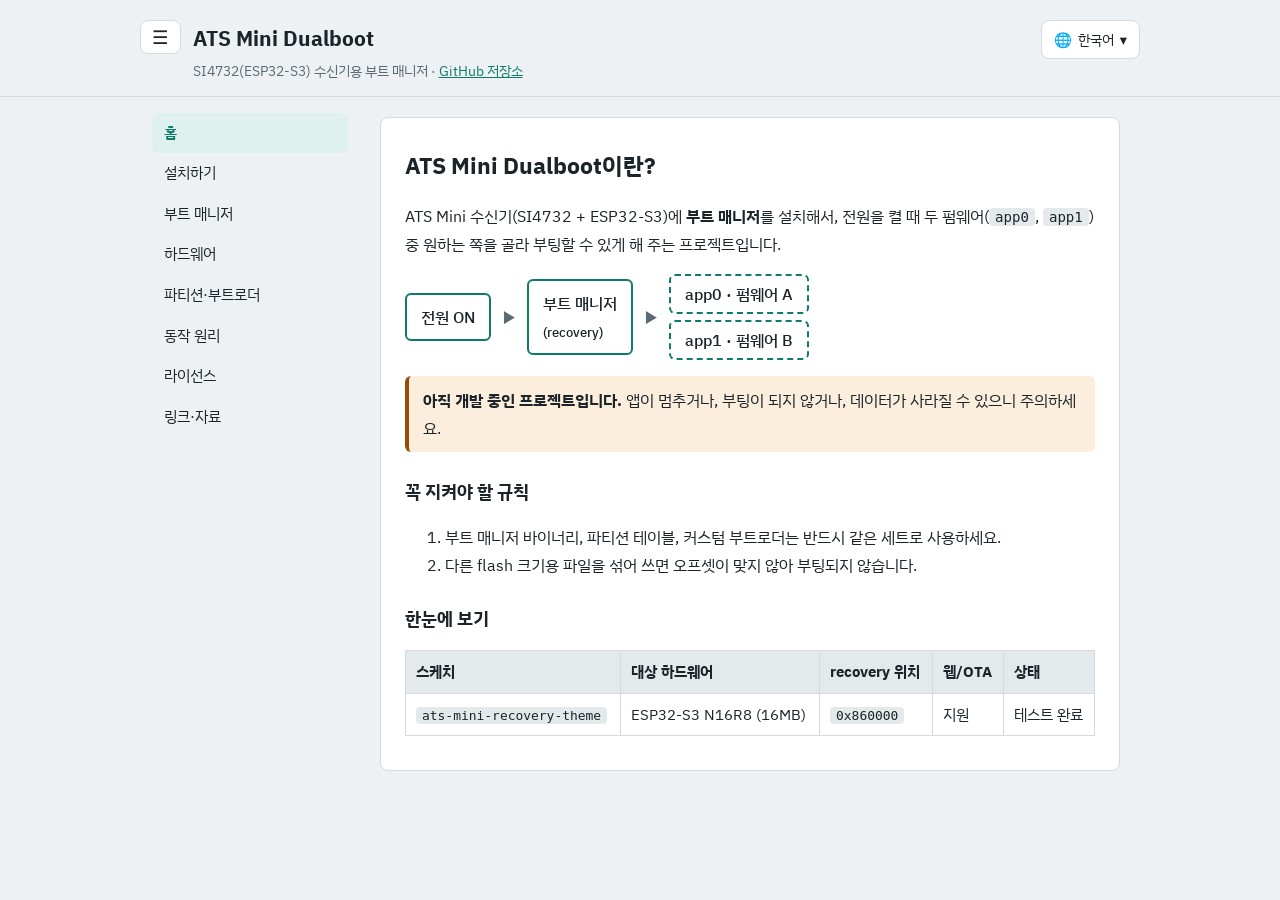
<file: docs/index.html>
<!DOCTYPE html>
<html lang="ko">
<head>
<meta charset="utf-8">
<meta name="viewport" content="width=device-width, initial-scale=1, viewport-fit=cover">
<title>ATS Mini Dualboot</title>
<link rel="stylesheet" href="https://fonts.googleapis.com/css2?family=IBM+Plex+Sans+KR:wght@400;500;700&display=swap">
<style>
:root{--bg:#eef1f3;--panel:#fff;--ink:#1b2429;--mute:#5b6a73;--line:#d3dbe0;--acc:#0f7b6c;--accbg:#dff1ee;--warn:#9a4a05;--warnbg:#fbeedd;--code:#e4e9ec;
box-sizing:border-box;padding-top:env(safe-area-inset-top,0px);padding-bottom:env(safe-area-inset-bottom,0px)}
@media (prefers-color-scheme:dark){:root:not([data-theme="light"]){--bg:#141a1e;--panel:#1c2429;--ink:#e6ecef;--mute:#9aa9b2;--line:#2f3b42;--acc:#4fc3b0;--accbg:#173a35;--warn:#f0b36a;--warnbg:#3a2a14;--code:#27323a}}
:root[data-theme="dark"]{--bg:#141a1e;--panel:#1c2429;--ink:#e6ecef;--mute:#9aa9b2;--line:#2f3b42;--acc:#4fc3b0;--accbg:#173a35;--warn:#f0b36a;--warnbg:#3a2a14;--code:#27323a}
html{scroll-padding-top:env(safe-area-inset-top,0px)}
*{box-sizing:border-box}
body{margin:0;background:var(--bg);color:var(--ink);font:16px/1.75 "IBM Plex Sans KR",system-ui,-apple-system,"Apple SD Gothic Neo","Malgun Gothic",sans-serif}
a{color:var(--acc)}
header{padding:20px 20px 12px;border-bottom:1px solid var(--line)}
header h1{margin:0;font-size:1.3rem}
header p{margin:2px 0 0;color:var(--mute);font-size:.9rem}
.wrap{display:flex;max-width:1000px;margin:0 auto}
nav{flex:0 0 220px;padding:16px 12px;position:sticky;top:0;align-self:flex-start}
nav a{display:block;padding:7px 12px;border-radius:6px;color:var(--ink);text-decoration:none;font-size:.95rem}
nav a:hover{background:var(--code)}
nav a.on{background:var(--accbg);color:var(--acc);font-weight:700}
main{flex:1;min-width:0;padding:20px}
section{display:none;background:var(--panel);border:1px solid var(--line);border-radius:8px;padding:8px 24px 24px}
section.on{display:block}
h2{font-size:1.45rem;margin:20px 0 8px}
h3{font-size:1.1rem;margin:24px 0 6px}
code{background:var(--code);padding:1px 6px;border-radius:4px;font-size:.88em;word-break:break-all}
pre{background:var(--code);padding:12px 14px;border-radius:6px;overflow-x:auto;font-size:.88rem;line-height:1.6}
.tw{overflow-x:auto}
table{border-collapse:collapse;width:100%;font-size:.92rem;margin:10px 0}
th,td{border:1px solid var(--line);padding:8px 10px;text-align:left;vertical-align:top}
th{background:var(--code)}
.note,.warn{padding:10px 14px;border-radius:6px;margin:14px 0;border-left:4px solid var(--acc);background:var(--accbg)}
.warn{border-color:var(--warn);background:var(--warnbg)}
.flow{display:flex;align-items:center;gap:10px;flex-wrap:wrap;margin:16px 0}
.box{border:2px solid var(--acc);border-radius:6px;padding:8px 14px;font-weight:500}
.apps{display:flex;flex-direction:column;gap:6px}
.apps .box{border-style:dashed;padding:4px 14px}
.arrow{color:var(--mute)}


.hl{display:flex;gap:12px;align-items:flex-start}
#menubtn{font:inherit;font-size:1.15rem;line-height:1;padding:7px 11px;border:1px solid var(--line);border-radius:8px;background:var(--panel);color:var(--ink);cursor:pointer}
#menubtn:focus-visible{outline:2px solid var(--acc);outline-offset:2px}
.scrim{display:none}
body.navoff nav{display:none}
@media (max-width:760px){
.wrap{display:block}
nav{position:fixed;top:0;left:0;bottom:0;width:min(280px,82vw);background:var(--panel);border-right:1px solid var(--line);z-index:30;overflow-y:auto;padding:calc(16px + env(safe-area-inset-top,0px)) 12px calc(16px + env(safe-area-inset-bottom,0px));transform:translateX(-100%);visibility:hidden;transition:transform .2s,visibility 0s .2s;align-self:auto}
body.navoff nav{display:block}
body.navopen nav{transform:none;visibility:visible;transition:transform .2s,visibility 0s}
nav a{padding:12px 14px}
.scrim{display:block;position:fixed;top:0;right:0;bottom:0;left:0;background:rgba(0,0,0,.45);z-index:25;opacity:0;pointer-events:none;transition:opacity .2s}
body.navopen .scrim{opacity:1;pointer-events:auto}
main{padding:12px}
section{padding:4px 16px 20px}
}
@media (prefers-reduced-motion:reduce){nav,.scrim{transition:none!important}}
.hl{display:flex;gap:12px;align-items:flex-start}
#menubtn{font:inherit;font-size:1.15rem;line-height:1;padding:7px 11px;border:1px solid var(--line);border-radius:8px;background:var(--panel);color:var(--ink);cursor:pointer}
#menubtn:focus-visible{outline:2px solid var(--acc);outline-offset:2px}
.scrim{display:none}
body.navoff nav{display:none}
@media (max-width:760px){
.wrap{display:block}
nav{position:fixed;top:0;left:0;bottom:0;width:min(280px,82vw);background:var(--panel);border-right:1px solid var(--line);z-index:30;overflow-y:auto;padding:calc(16px + env(safe-area-inset-top,0px)) 12px calc(16px + env(safe-area-inset-bottom,0px));transform:translateX(-100%);visibility:hidden;transition:transform .2s,visibility 0s .2s;align-self:auto}
body.navoff nav{display:block}
body.navopen nav{transform:none;visibility:visible;transition:transform .2s,visibility 0s}
nav a{padding:12px 14px}
.scrim{display:block;position:fixed;top:0;right:0;bottom:0;left:0;background:rgba(0,0,0,.45);z-index:25;opacity:0;pointer-events:none;transition:opacity .2s}
body.navopen .scrim{opacity:1;pointer-events:auto}
main{padding:12px}
section{padding:4px 16px 20px}
}
@media (prefers-reduced-motion:reduce){nav,.scrim{transition:none!important}}
.hl{display:flex;gap:12px;align-items:flex-start}
#menubtn{font:inherit;font-size:1.15rem;line-height:1;padding:7px 11px;border:1px solid var(--line);border-radius:8px;background:var(--panel);color:var(--ink);cursor:pointer}
#menubtn:focus-visible{outline:2px solid var(--acc);outline-offset:2px}
.scrim{display:none}
body.navoff nav{display:none}
@media (max-width:760px){
.wrap{display:block}
nav{position:fixed;top:0;left:0;bottom:0;width:min(280px,82vw);background:var(--panel);border-right:1px solid var(--line);z-index:30;overflow-y:auto;padding:calc(16px + env(safe-area-inset-top,0px)) 12px calc(16px + env(safe-area-inset-bottom,0px));transform:translateX(-100%);visibility:hidden;transition:transform .2s,visibility 0s .2s;align-self:auto}
body.navoff nav{display:block}
body.navopen nav{transform:none;visibility:visible;transition:transform .2s,visibility 0s}
nav a{padding:12px 14px}
.scrim{display:block;position:fixed;top:0;right:0;bottom:0;left:0;background:rgba(0,0,0,.45);z-index:25;opacity:0;pointer-events:none;transition:opacity .2s}
body.navopen .scrim{opacity:1;pointer-events:auto}
main{padding:12px}
section{padding:4px 16px 20px}
}
@media (prefers-reduced-motion:reduce){nav,.scrim{transition:none!important}}
body[data-lang="ko"] [lang="en"],body[data-lang="ko"] [lang="ru"],body[data-lang="en"] [lang="ko"],body[data-lang="en"] [lang="ru"],body[data-lang="ru"] [lang="ko"],body[data-lang="ru"] [lang="en"]{display:none!important}
.top{display:flex;justify-content:space-between;align-items:flex-start;gap:12px;flex-wrap:wrap;max-width:1000px;margin:0 auto}
.lang{position:relative}
#lbtn{font:inherit;font-size:.9rem;padding:6px 12px;border:1px solid var(--line);border-radius:8px;background:var(--panel);color:var(--ink);cursor:pointer;display:flex;align-items:center;gap:6px}
#lmenu{position:absolute;right:0;top:calc(100% + 6px);min-width:150px;background:var(--panel);border:1px solid var(--line);border-radius:8px;padding:4px;z-index:10;box-shadow:0 6px 18px rgba(0,0,0,.15)}
#lmenu[hidden]{display:none}
#lmenu button{display:block;width:100%;text-align:left;font:inherit;font-size:.92rem;padding:8px 12px;border:0;border-radius:6px;background:none;color:var(--ink);cursor:pointer}
#lmenu button:hover{background:var(--code)}
#lmenu button.on{background:var(--accbg);color:var(--acc);font-weight:700}
#tstat{max-width:1000px;margin:6px auto 0;font-size:.85rem;color:var(--mute)}
#tstat:empty{display:none}
#lbtn:focus-visible,#lmenu button:focus-visible,nav a:focus-visible{outline:2px solid var(--acc);outline-offset:2px}
</style>
</head>
<body data-lang="ko">
<header><div class="top"><div class="hl"><button id="menubtn" aria-label="Menu / 메뉴" aria-controls="nav" aria-expanded="false">☰</button><div><h1>ATS Mini Dualboot</h1><p><span lang="ko">SI4732(ESP32-S3) 수신기용 부트 매니저 · <a href="https://github.com/GNBD/ats-mini-dualboot">GitHub 저장소</a></span><span lang="en">Boot manager for SI4732 (ESP32-S3) receivers · <a href="https://github.com/GNBD/ats-mini-dualboot">GitHub repository</a></span><span lang="ru">Менеджер загрузки для приёмников на SI4732 (ESP32-S3) · <a href="https://github.com/GNBD/ats-mini-dualboot">Репозиторий на GitHub</a></span></p></div></div><div class="lang"><button id="lbtn" aria-haspopup="true" aria-expanded="false" aria-controls="lmenu">🌐 <span id="lcur">한국어</span> ▾</button><div id="lmenu" hidden><button data-l="ko">한국어</button><button data-l="en">English</button><button data-l="ru">Русский</button></div></div></div></header>
<div class="scrim" id="scrim"></div>
<div class="wrap">
<nav id="nav"><a href="#home"><span lang="ko">홈</span><span lang="en">Home</span><span lang="ru">Главная</span></a><a href="#install"><span lang="ko">설치하기</span><span lang="en">Install</span><span lang="ru">Установка</span></a><a href="#variants"><span lang="ko">부트 매니저</span><span lang="en">Boot manager</span><span lang="ru">Менеджер загрузки</span></a><a href="#hardware"><span lang="ko">하드웨어</span><span lang="en">Hardware</span><span lang="ru">Оборудование</span></a><a href="#partition"><span lang="ko">파티션·부트로더</span><span lang="en">Partitions & bootloader</span><span lang="ru">Разделы и загрузчик</span></a><a href="#how"><span lang="ko">동작 원리</span><span lang="en">How it works</span><span lang="ru">Как это работает</span></a><a href="#license"><span lang="ko">라이선스</span><span lang="en">Licenses</span><span lang="ru">Лицензии</span></a><a href="#links"><span lang="ko">링크·자료</span><span lang="en">Links</span><span lang="ru">Ссылки</span></a></nav>
<main>
<section id="home"><div lang="ko"><h2>ATS Mini Dualboot이란?</h2><p>ATS Mini 수신기(SI4732 + ESP32-S3)에 <b>부트 매니저</b>를 설치해서, 전원을 켤 때 두 펌웨어(<code>app0</code>, <code>app1</code>) 중 원하는 쪽을 골라 부팅할 수 있게 해 주는 프로젝트입니다.</p><div class="flow"><div class="box">전원 ON</div><span class="arrow">▶</span><div class="box">부트 매니저<br><small>(recovery)</small></div><span class="arrow">▶</span><div class="apps"><div class="box">app0 · 펌웨어 A</div><div class="box">app1 · 펌웨어 B</div></div></div><div class="warn"><b>아직 개발 중인 프로젝트입니다.</b> 앱이 멈추거나, 부팅이 되지 않거나, 데이터가 사라질 수 있으니 주의하세요.</div><h3>꼭 지켜야 할 규칙</h3><ol><li>부트 매니저 바이너리, 파티션 테이블, 커스텀 부트로더는 반드시 같은 세트로 사용하세요.</li><li>다른 flash 크기용 파일을 섞어 쓰면 오프셋이 맞지 않아 부팅되지 않습니다.</li></ol><h3>한눈에 보기</h3><div class="tw"><table><tr><th>스케치</th><th>대상 하드웨어</th><th>recovery 위치</th><th>웹/OTA</th><th>상태</th></tr><tr><td><code>ats-mini-recovery-theme</code></td><td>ESP32-S3 N16R8 (16MB)</td><td><code>0x860000</code></td><td>지원</td><td>테스트 완료</td></tr></table></div></div><div lang="en"><h2>What is ATS Mini Dualboot?</h2><p>A <b>boot manager</b> for the ATS Mini receiver (SI4732 + ESP32-S3). Each time you power on, you choose which of two firmwares (<code>app0</code> or <code>app1</code>) to boot.</p><div class="flow"><div class="box">Power on</div><span class="arrow">▶</span><div class="box">Boot manager<br><small>(recovery)</small></div><span class="arrow">▶</span><div class="apps"><div class="box">app0 · Firmware A</div><div class="box">app1 · Firmware B</div></div></div><div class="warn"><b>This project is still a work in progress.</b> Apps may crash, the device may fail to boot, and data may be lost.</div><h3>Rules to follow</h3><ol><li>Always use the boot manager binary, partition table, and custom bootloader together as one set.</li><li>Mixing files built for different flash sizes misaligns the offsets, and the device will not boot.</li></ol><h3>At a glance</h3><div class="tw"><table><tr><th>Sketch</th><th>Target hardware</th><th>Recovery offset</th><th>Web/OTA</th><th>Status</th></tr><tr><td><code>ats-mini-recovery-theme</code></td><td>ESP32-S3 N16R8 (16MB)</td><td><code>0x860000</code></td><td>Yes</td><td>Tested</td></tr></table></div></div><div lang="ru"><h2>Что такое ATS Mini Dualboot?</h2><p>Проект добавляет в приёмник ATS Mini (SI4732 + ESP32-S3) <b>менеджер загрузки</b>. При включении питания вы выбираете, какую из двух прошивок — <code>app0</code> или <code>app1</code> — запустить.</p><div class="flow"><div class="box">Включение</div><span class="arrow">▶</span><div class="box">Менеджер загрузки<br><small>(recovery)</small></div><span class="arrow">▶</span><div class="apps"><div class="box">app0 · Прошивка A</div><div class="box">app1 · Прошивка B</div></div></div><div class="warn"><b>Проект ещё в разработке.</b> Приложение может зависать, устройство — не загружаться, а данные — пропадать.</div><h3>Что важно соблюдать</h3><ol><li>Бинарный файл менеджера загрузки, таблицу разделов и кастомный загрузчик всегда используйте вместе, одним комплектом.</li><li>Если смешать файлы для разного объёма flash-памяти, смещения не совпадут, и устройство не загрузится.</li></ol><h3>Кратко</h3><div class="tw"><table><tr><th>Скетч</th><th>Оборудование</th><th>Адрес recovery</th><th>Веб/OTA</th><th>Статус</th></tr><tr><td><code>ats-mini-recovery-theme</code></td><td>ESP32-S3 N16R8 (16MB)</td><td><code>0x860000</code></td><td>Да</td><td>Протестировано</td></tr></table></div></div></section>
<section id="install"><div lang="ko"><h2>설치하기</h2><h3>웹 플래셔로 바로 설치</h3><p>따로 프로그램을 설치하지 않아도 브라우저에서 바로 부트 매니저와 앱 펌웨어를 기기에 쓸 수 있습니다.</p><p><a href="https://gnbd.github.io/ats-mini-dualboot/install.html">gnbd.github.io/ats-mini-dualboot/install.html</a></p><ol><li>Chrome 또는 Edge에서 위 주소를 엽니다.</li><li><b>기기 연결</b>을 누릅니다.</li><li>필요하면 <code>app0</code>, <code>app1</code>에 넣을 펌웨어 파일을 선택합니다.</li><li>약관에 동의합니다.</li><li><b>Flash!</b>를 누릅니다.</li></ol><div class="note">v4.1.2 DES 기준입니다. 통합 이미지를 올리면 앱 부분만 자동으로 추출해 사용합니다.</div><h3>다운로드</h3><p>배포 파일은 <a href="https://github.com/GNBD/ats-mini-dualboot/releases">Releases</a> 페이지에서 받을 수 있습니다.</p></div><div lang="en"><h2>Install</h2><h3>Install with the web flasher</h3><p>No software to install: flash the boot manager and app firmware straight from your browser.</p><p><a href="https://gnbd.github.io/ats-mini-dualboot/install.html">gnbd.github.io/ats-mini-dualboot/install.html</a></p><ol><li>Open the address above in Chrome or Edge.</li><li>Click <b>Connect device</b>.</li><li>Optionally choose the firmware files for <code>app0</code> and <code>app1</code>.</li><li>Accept the terms.</li><li>Click <b>Flash!</b>.</li></ol><div class="note">Based on v4.1.2 DES. If you upload a combined image, only the app part is extracted automatically.</div><h3>Downloads</h3><p>Release files are available on the <a href="https://github.com/GNBD/ats-mini-dualboot/releases">Releases</a> page.</p></div><div lang="ru"><h2>Установка</h2><h3>Установка через веб-прошивальщик</h3><p>Ничего ставить на компьютер не нужно: менеджер загрузки и прошивки приложений записываются на устройство прямо из браузера.</p><p><a href="https://gnbd.github.io/ats-mini-dualboot/install.html">gnbd.github.io/ats-mini-dualboot/install.html</a></p><ol><li>Откройте адрес выше в Chrome или Edge.</li><li>Нажмите <b>Подключить устройство</b>.</li><li>При желании выберите файлы прошивок для <code>app0</code> и <code>app1</code>.</li><li>Согласитесь с условиями.</li><li>Нажмите <b>Flash!</b>.</li></ol><div class="note">Описано для версии v4.1.2 DES. Если загрузить объединённый образ, из него автоматически берётся только часть с приложением.</div><h3>Скачать</h3><p>Готовые файлы можно скачать на странице <a href="https://github.com/GNBD/ats-mini-dualboot/releases">Releases</a>.</p></div></section>
<section id="variants"><div lang="ko"><h2>부트 매니저</h2><h3><code>ats-mini-recovery-theme</code> (v4.1.2 DES)</h3><p>16MB(N16R8) 기기용 기본 부트 매니저로, 테마 UI를 사용합니다.</p><ul><li>메뉴: Boot App0 / Boot App1 / Firmware Update / Erase / Partition / Settings</li><li>웹 UI와 계정 보호 기능</li><li>파티션 크기 조정, 정보 확인, 복구</li><li>LittleFS 파일 관리, 설정 백업 및 복원</li><li>슬롯별 설정 분리(DES), 첫 부팅 가이드, 호출부호(콜사인) 표시</li></ul></div><div lang="en"><h2>Boot manager</h2><h3><code>ats-mini-recovery-theme</code> (v4.1.2 DES)</h3><p>The default boot manager for 16MB (N16R8) devices, with a themed UI.</p><ul><li>Menu: Boot App0 / Boot App1 / Firmware Update / Erase / Partition / Settings</li><li>Web UI with account protection</li><li>Partition resizing, info, and recovery</li><li>LittleFS file management, settings backup and restore</li><li>Per-slot settings (DES), first-boot guide, call sign display</li></ul></div><div lang="ru"><h2>Менеджер загрузки</h2><h3><code>ats-mini-recovery-theme</code> (v4.1.2 DES)</h3><p>Основной менеджер загрузки для устройств с 16 МБ flash-памяти (N16R8). Использует тематический интерфейс.</p><ul><li>Меню: Boot App0 / Boot App1 / Firmware Update / Erase / Partition / Settings</li><li>Веб-интерфейс с защитой учётной записи</li><li>Изменение размеров разделов, просмотр информации и восстановление</li><li>Управление файлами LittleFS, резервное копирование и восстановление настроек</li><li>Раздельные настройки для каждого слота (DES), подсказки при первом запуске, отображение позывного</li></ul></div></section>
<section id="hardware"><div lang="ko"><h2>하드웨어</h2><div class="tw"><table><tr><th>대상</th><th>필요 하드웨어</th><th>비고</th></tr><tr><td><code>ats-mini-recovery-theme</code></td><td>ESP32-S3 <b>N16R8</b> (16MB flash + 8MB PSRAM)</td><td>N8R2, N8R8, N16R2 등 다른 사양은 검증되지 않았습니다.</td></tr></table></div><div class="note">설치하기 전에 내 보드가 N16R8인지 먼저 확인하세요.</div></div><div lang="en"><h2>Hardware</h2><div class="tw"><table><tr><th>Target</th><th>Required hardware</th><th>Notes</th></tr><tr><td><code>ats-mini-recovery-theme</code></td><td>ESP32-S3 <b>N16R8</b> (16MB flash + 8MB PSRAM)</td><td>Other variants (N8R2, N8R8, N16R2, etc.) are not verified.</td></tr></table></div><div class="note">Before installing, check that your board is an N16R8.</div></div><div lang="ru"><h2>Оборудование</h2><div class="tw"><table><tr><th>Версия</th><th>Требуемое оборудование</th><th>Примечание</th></tr><tr><td><code>ats-mini-recovery-theme</code></td><td>ESP32-S3 <b>N16R8</b> (16MB flash + 8MB PSRAM)</td><td>Другие модификации (N8R2, N8R8, N16R2 и т. д.) не проверялись.</td></tr></table></div><div class="note">Перед установкой убедитесь, что у вас модуль N16R8.</div></div></section>
<section id="partition"><div lang="ko"><h2>파티션 · 부트로더</h2><div class="tw"><table><tr><th>flash</th><th>파티션 테이블</th><th>recovery 위치</th><th>커스텀 부트로더</th></tr><tr><td>16MB</td><td><code>ats-mini-recovery-theme/partitions.csv</code></td><td><code>0x860000</code></td><td><code>ats-mini-recovery-theme/bootloader.bin</code></td></tr></table></div><p>부팅할 때 항상 부트 매니저가 가장 먼저 실행되도록 <b>recovery-first 커스텀 부트로더</b>를 사용합니다. ESP-IDF v5.5.5로 빌드하며, 빌드 방법은 <code>ats-mini-recovery-theme/bootloader.md</code>에 정리되어 있습니다.</p><div class="warn">바이너리, 파티션 테이블, 부트로더 중 하나라도 맞지 않는 파일이 섞이면 기기가 부팅되지 않습니다.</div></div><div lang="en"><h2>Partitions & bootloader</h2><div class="tw"><table><tr><th>Flash</th><th>Partition table</th><th>Recovery offset</th><th>Custom bootloader</th></tr><tr><td>16MB</td><td><code>ats-mini-recovery-theme/partitions.csv</code></td><td><code>0x860000</code></td><td><code>ats-mini-recovery-theme/bootloader.bin</code></td></tr></table></div><p>A <b>recovery-first custom bootloader</b> makes sure the boot manager always runs first. It is built with ESP-IDF v5.5.5; the build steps are in <code>ats-mini-recovery-theme/bootloader.md</code>.</p><div class="warn">If the binary, partition table, or bootloader does not match the others, the device will not boot.</div></div><div lang="ru"><h2>Разделы и загрузчик</h2><div class="tw"><table><tr><th>Flash</th><th>Таблица разделов</th><th>Адрес recovery</th><th>Кастомный загрузчик</th></tr><tr><td>16MB</td><td><code>ats-mini-recovery-theme/partitions.csv</code></td><td><code>0x860000</code></td><td><code>ats-mini-recovery-theme/bootloader.bin</code></td></tr></table></div><p>Чтобы менеджер загрузки всегда запускался первым, используется <b>кастомный загрузчик recovery-first</b>. Он собирается в ESP-IDF v5.5.5; инструкция по сборке лежит в <code>ats-mini-recovery-theme/bootloader.md</code>.</p><div class="warn">Если бинарный файл, таблица разделов и загрузчик не подходят друг другу, устройство не загрузится.</div></div></section>
<section id="how"><div lang="ko"><h2>동작 원리</h2><p>부트 매니저는 <code>esp_ota_set_boot_partition()</code>으로 선택한 앱을 <code>ESP_OTA_IMG_NEW</code>로 지정해, 딱 한 번만 그 앱으로 부팅합니다(one-shot 부팅).</p><ul><li>부팅된 앱이 <code>esp_ota_mark_app_valid_cancel_rollback()</code>을 호출하면 정상 부팅으로 인정됩니다.</li><li>앱이 정상 확인을 하지 못하거나 실패하면, 다음 부팅 때 다시 부트 매니저로 돌아옵니다.</li></ul><p>덕분에 전원을 켤 때마다 부트 매니저가 먼저 뜨고, 앱이 고장 나도 복구 화면으로 돌아올 수 있습니다.</p></div><div lang="en"><h2>How it works</h2><p>The boot manager calls <code>esp_ota_set_boot_partition()</code> and marks the chosen app as <code>ESP_OTA_IMG_NEW</code>, so it boots that app only once (a one-shot boot).</p><ul><li>If the booted app calls <code>esp_ota_mark_app_valid_cancel_rollback()</code>, the boot counts as successful.</li><li>If the app does not confirm itself or fails, the next boot returns to the boot manager.</li></ul><p>So the boot manager appears first at every power-on, and you can always get back to the recovery screen even if an app breaks.</p></div><div lang="ru"><h2>Как это работает</h2><p>Менеджер загрузки вызывает <code>esp_ota_set_boot_partition()</code> и помечает выбранное приложение как <code>ESP_OTA_IMG_NEW</code> — так оно запускается всего один раз (one-shot).</p><ul><li>Если запущенное приложение вызовет <code>esp_ota_mark_app_valid_cancel_rollback()</code>, загрузка считается удачной.</li><li>Если приложение не подтвердит себя или даст сбой, следующая загрузка снова пойдёт через менеджер загрузки.</li></ul><p>Благодаря этому при каждом включении первым запускается менеджер загрузки, а если приложение сломается, можно вернуться на экран восстановления.</p></div></section>
<section id="license"><div lang="ko"><h2>라이선스</h2><p>라이선스는 하나가 아니라 구성 요소마다 다르게 적용됩니다. 자세한 내용은 저장소의 <code>NOTICE</code>와 <code>LICENSES/</code>를 확인하세요.</p><div class="tw"><table><tr><th>대상</th><th>라이선스</th></tr><tr><td>부트 매니저 소스 (스케치·파티션·flash 스크립트)</td><td>MIT</td></tr><tr><td>부트로더 바이너리 (<code>bootloader.bin</code>)</td><td>Apache-2.0 (ESP-IDF 파생)</td></tr><tr><td>앱 이미지 (<code>.bin</code>)</td><td>GPL-3.0 (<code>Rotary</code> 포함)</td></tr><tr><td>Arduino-ESP32 코어·외부 라이브러리</td><td>원본 라이선스 유지 (LGPL-2.1 등)</td></tr></table></div><h3>알아둘 점</h3><ul><li>앱 이미지(.bin)는 GPL-3.0인 <code>Rotary</code>와 함께 링크되기 때문에 GPL-3.0이 적용됩니다. 배포할 때는 해당 커밋이나 태그의 소스도 함께 제공해야 합니다.</li><li>OTA로 기기에 전송하는 <code>.bin</code>도 GitHub Release로 배포하는 것과 똑같이 취급됩니다. OTA라고 해서 다른 라이선스가 적용되는 것은 아닙니다.</li><li>LovyanGFX(BSD-2), LittleFS(Apache-2.0), ESP-IDF(Apache-2.0), 코어(LGPL-2.1) 등은 각자 원본 라이선스를 따릅니다.</li><li>하드웨어와 이미지에는 CC BY-NC-SA 3.0(비영리) 조건이 적용될 수 있습니다.</li><li>이 프로젝트는 ATS Mini 프로젝트나 하드웨어 제작자가 공식으로 내놓은 제품이 아닙니다.</li></ul></div><div lang="en"><h2>Licenses</h2><p>Licensing differs by component. See <code>NOTICE</code> and <code>LICENSES/</code> in the repository for details.</p><div class="tw"><table><tr><th>Component</th><th>License</th></tr><tr><td>Boot manager source (sketches, partitions, flash scripts)</td><td>MIT</td></tr><tr><td>Bootloader binary (<code>bootloader.bin</code>)</td><td>Apache-2.0 (derived from ESP-IDF)</td></tr><tr><td>App images (<code>.bin</code>)</td><td>GPL-3.0 (includes <code>Rotary</code>)</td></tr><tr><td>Arduino-ESP32 core and external libraries</td><td>Original licenses apply (LGPL-2.1, etc.)</td></tr></table></div><h3>Good to know</h3><ul><li>App images (.bin) are linked with <code>Rotary</code> (GPL-3.0), so GPL-3.0 applies. When you distribute them, provide the source for the matching commit or tag as well.</li><li>A <code>.bin</code> sent to a device over OTA is treated the same as one distributed through a GitHub Release. OTA is not a separate license.</li><li>LovyanGFX (BSD-2), LittleFS (Apache-2.0), ESP-IDF (Apache-2.0), the core (LGPL-2.1), and others each keep their original licenses.</li><li>Hardware and images may fall under CC BY-NC-SA 3.0 (non-commercial).</li><li>This project is not an official product of the ATS Mini project or the hardware makers.</li></ul></div><div lang="ru"><h2>Лицензии</h2><p>Лицензии зависят от компонента. Подробности смотрите в файлах <code>NOTICE</code> и <code>LICENSES/</code> в репозитории.</p><div class="tw"><table><tr><th>Компонент</th><th>Лицензия</th></tr><tr><td>Исходный код менеджера загрузки (скетчи, разделы, скрипты прошивки)</td><td>MIT</td></tr><tr><td>Бинарный файл загрузчика (<code>bootloader.bin</code>)</td><td>Apache-2.0 (на основе ESP-IDF)</td></tr><tr><td>Образы приложений (<code>.bin</code>)</td><td>GPL-3.0 (включая <code>Rotary</code>)</td></tr><tr><td>Ядро Arduino-ESP32 и сторонние библиотеки</td><td>Сохраняются лицензии оригинала (LGPL-2.1 и др.)</td></tr></table></div><h3>Что нужно знать</h3><ul><li>Образы приложений (.bin) собираются вместе с <code>Rotary</code> (GPL-3.0), поэтому на них распространяется GPL-3.0. При распространении прикладывайте исходный код соответствующего коммита или тега.</li><li>Файл <code>.bin</code>, отправленный на устройство по OTA, считается таким же распространением, как скачивание из GitHub Release. Отдельной лицензии для OTA нет.</li><li>LovyanGFX (BSD-2), LittleFS (Apache-2.0), ESP-IDF (Apache-2.0), ядро (LGPL-2.1) и другие компоненты сохраняют свои оригинальные лицензии.</li><li>На оборудование и изображения может распространяться CC BY-NC-SA 3.0 (только некоммерческое использование).</li><li>Проект не является официальным продуктом ни авторов проекта ATS Mini, ни производителей оборудования.</li></ul></div></section>
<section id="links"><div lang="ko"><h2>링크 · 자료</h2><ul><li><a href="https://github.com/GNBD/ats-mini-dualboot">GitHub 저장소</a></li><li><a href="https://github.com/GNBD/ats-mini-dualboot/blob/main/README.en.md">README (영문)</a></li><li><a href="https://gnbd.github.io/ats-mini-dualboot/install.html">웹 플래셔</a></li><li><a href="https://github.com/GNBD/ats-mini-dualboot/releases">Releases</a></li><li><a href="https://github.com/GNBD/ats-mini-dualboot/issues">Issues · Discussions</a></li><li><a href="https://github.com/esp32-si4732/ats-mini">ATS Mini 프로젝트 (esp32-si4732)</a></li></ul><p style="color:var(--mute);font-size:.88rem">이 페이지는 저장소 README를 바탕으로 정리한 것입니다. 최신 내용은 저장소에서 확인하세요.</p></div><div lang="en"><h2>Links & resources</h2><ul><li><a href="https://github.com/GNBD/ats-mini-dualboot">GitHub repository</a></li><li><a href="https://github.com/GNBD/ats-mini-dualboot/blob/main/README.en.md">README (English)</a></li><li><a href="https://gnbd.github.io/ats-mini-dualboot/install.html">Web flasher</a></li><li><a href="https://github.com/GNBD/ats-mini-dualboot/releases">Releases</a></li><li><a href="https://github.com/GNBD/ats-mini-dualboot/issues">Issues · Discussions</a></li><li><a href="https://github.com/esp32-si4732/ats-mini">ATS Mini project (esp32-si4732)</a></li></ul><p style="color:var(--mute);font-size:.88rem">This page is based on the repository README. Check the repository for the latest information.</p></div><div lang="ru"><h2>Ссылки и материалы</h2><ul><li><a href="https://github.com/GNBD/ats-mini-dualboot">Репозиторий на GitHub</a></li><li><a href="https://github.com/GNBD/ats-mini-dualboot/blob/main/README.en.md">README (на английском)</a></li><li><a href="https://gnbd.github.io/ats-mini-dualboot/install.html">Веб-прошивальщик</a></li><li><a href="https://github.com/GNBD/ats-mini-dualboot/releases">Releases</a></li><li><a href="https://github.com/GNBD/ats-mini-dualboot/issues">Issues · Discussions</a></li><li><a href="https://github.com/esp32-si4732/ats-mini">Проект ATS Mini (esp32-si4732)</a></li></ul><p style="color:var(--mute);font-size:.88rem">Страница подготовлена по README репозитория. Актуальную информацию ищите в самом репозитории.</p></div></section>
</main>
</div>
<script>
var secs=document.querySelectorAll('section'),links=document.querySelectorAll('#nav a');
function show(){var id=(location.hash||'#home').slice(1);if(!document.getElementById(id))id='home';
secs.forEach(function(s){s.classList.toggle('on',s.id===id)});
links.forEach(function(a){a.classList.toggle('on',a.getAttribute('href')==='#'+id)});window.scrollTo(0,0)}
window.addEventListener('hashchange',show);show();
var bs=document.querySelectorAll('#lmenu button'),lb=document.getElementById('lbtn'),lm=document.getElementById('lmenu');
function tog(o){lm.hidden=!o;lb.setAttribute('aria-expanded',o)}
function setLang(l,save){document.body.setAttribute('data-lang',l);document.documentElement.lang=l;
bs.forEach(function(b){var on=b.dataset.l===l;b.classList.toggle('on',on);if(on)document.getElementById('lcur').textContent=b.textContent});
if(save){try{localStorage.setItem('lang',l)}catch(e){}}}
var l0=null;try{l0=localStorage.getItem('lang')}catch(e){}
if(l0!=='en'&&l0!=='ru')l0='ko';
lb.addEventListener('click',function(e){e.stopPropagation();tog(lm.hidden)});
document.addEventListener('click',function(e){if(!lm.contains(e.target))tog(false)});
document.addEventListener('keydown',function(e){if(e.key==='Escape'){tog(false);lb.focus()}});
bs.forEach(function(b){b.addEventListener('click',function(){setLang(b.dataset.l,true);tog(false);lb.focus()})});
setLang(l0,false);
var mb=document.getElementById('menubtn'),sc=document.getElementById('scrim'),mq=window.matchMedia('(max-width:760px)');
function mobile(){return mq.matches}
function navState(){var o=mobile()?document.body.classList.contains('navopen'):!document.body.classList.contains('navoff');mb.setAttribute('aria-expanded',o)}
function closeNav(){document.body.classList.remove('navopen');navState()}
mb.addEventListener('click',function(e){e.stopPropagation();if(mobile())document.body.classList.toggle('navopen');else document.body.classList.toggle('navoff');navState()});
sc.addEventListener('click',closeNav);
links.forEach(function(a){a.addEventListener('click',closeNav)});
document.addEventListener('keydown',function(e){if(e.key==='Escape'&&document.body.classList.contains('navopen')){closeNav();mb.focus()}});
mq.addEventListener('change',function(){document.body.classList.remove('navopen');navState()});
navState();
</script>
</body>
</html>
</file>
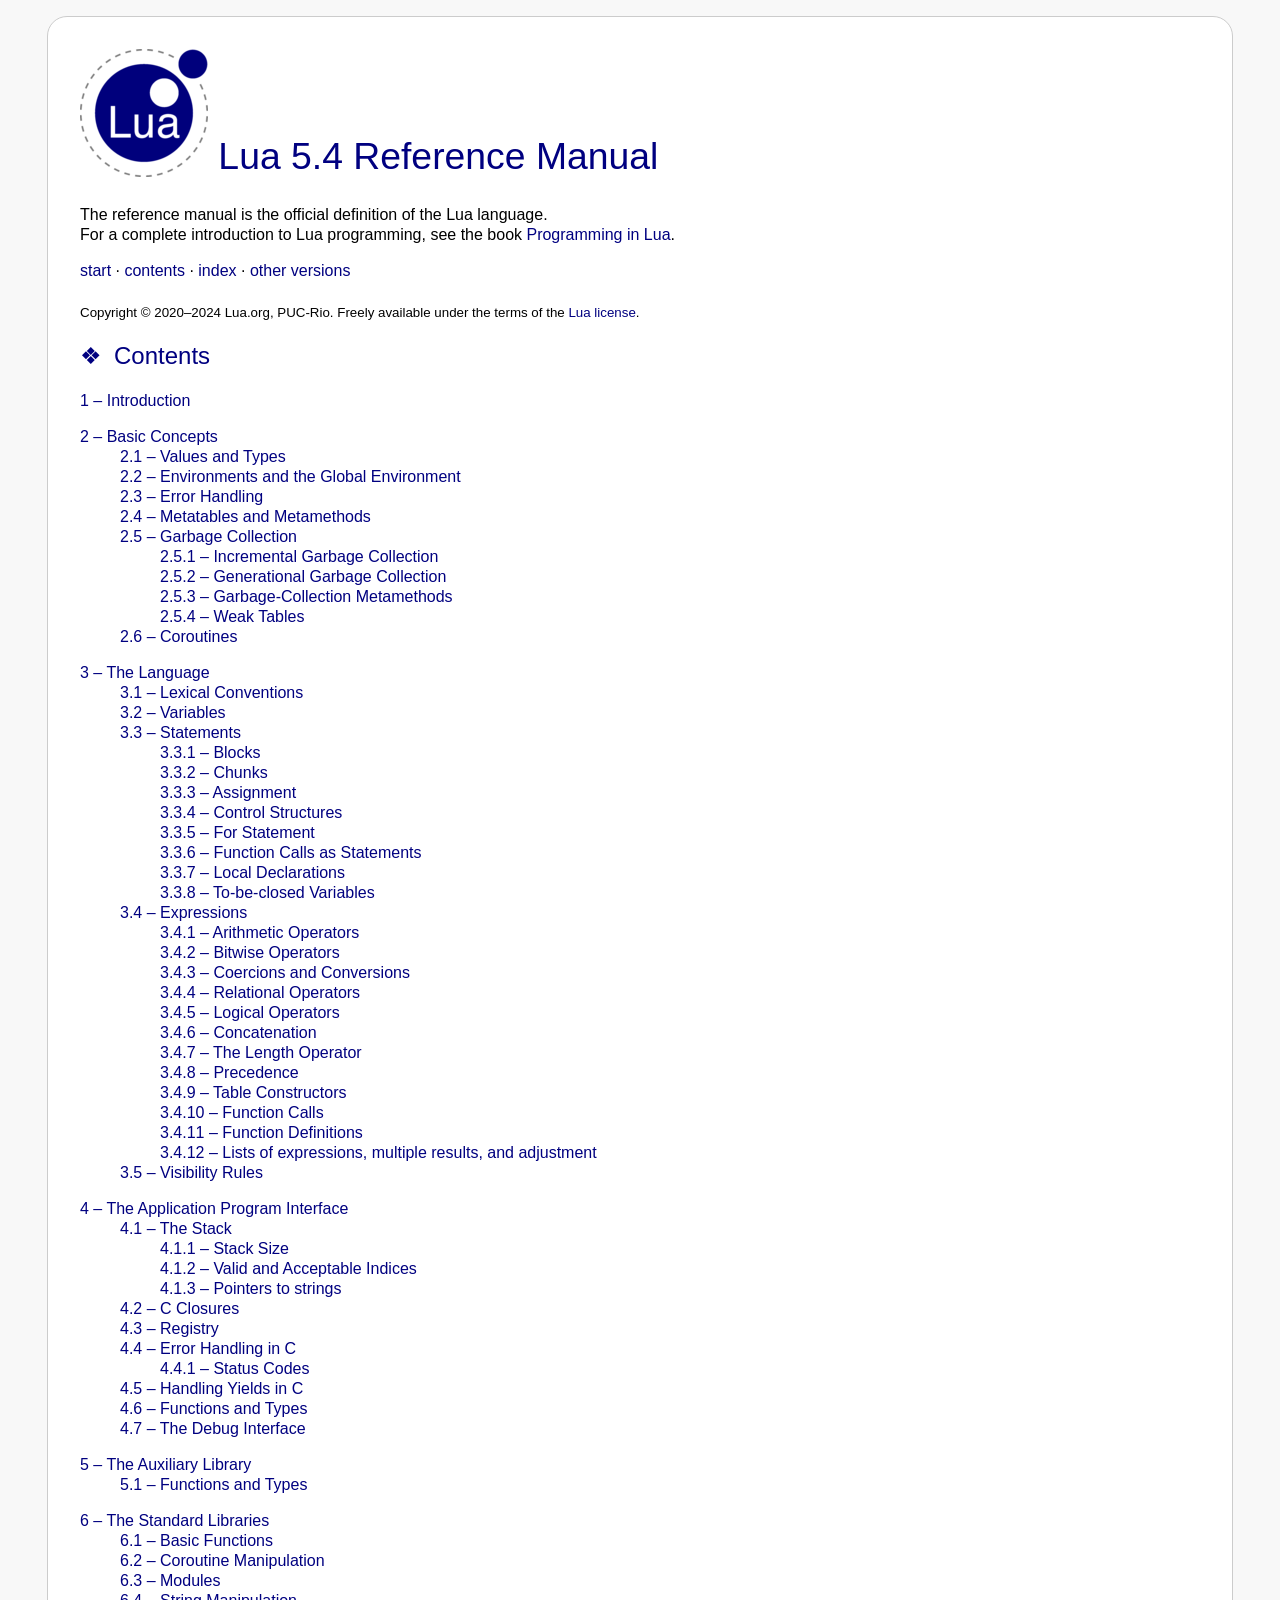
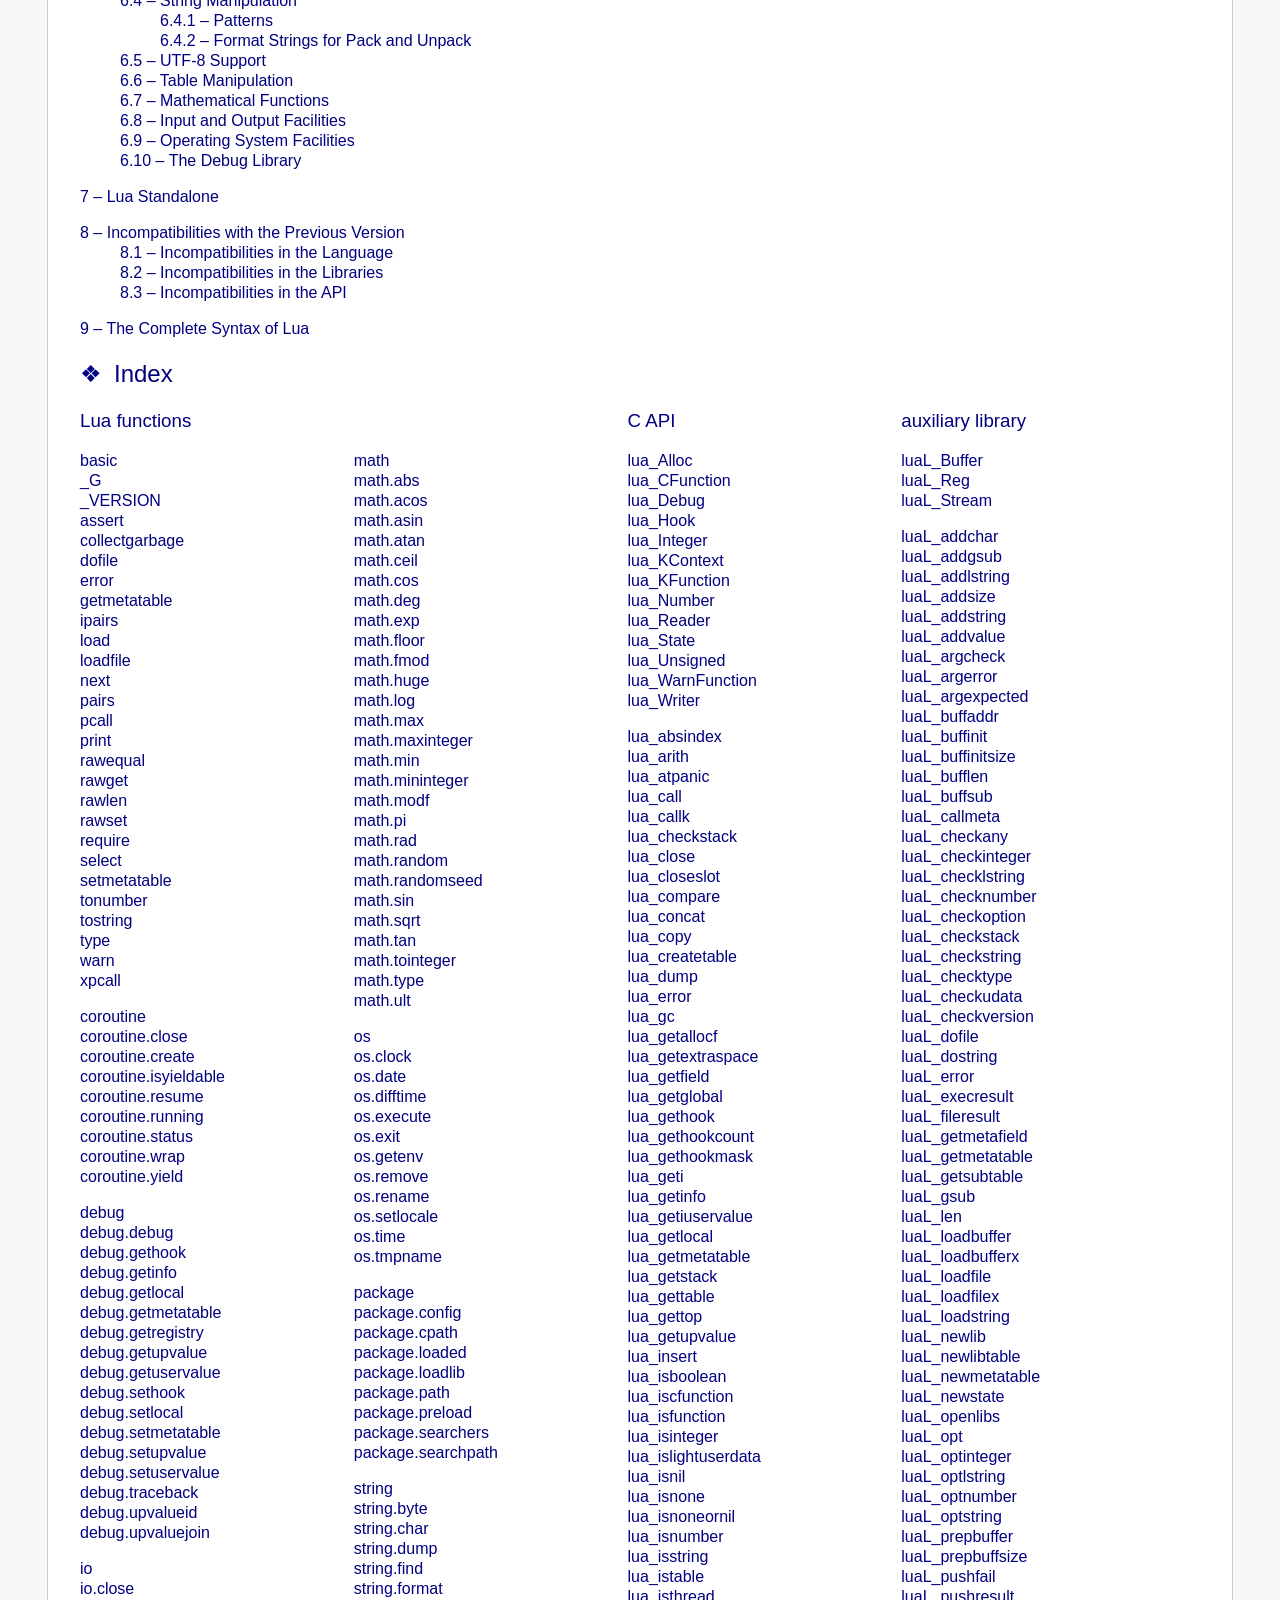
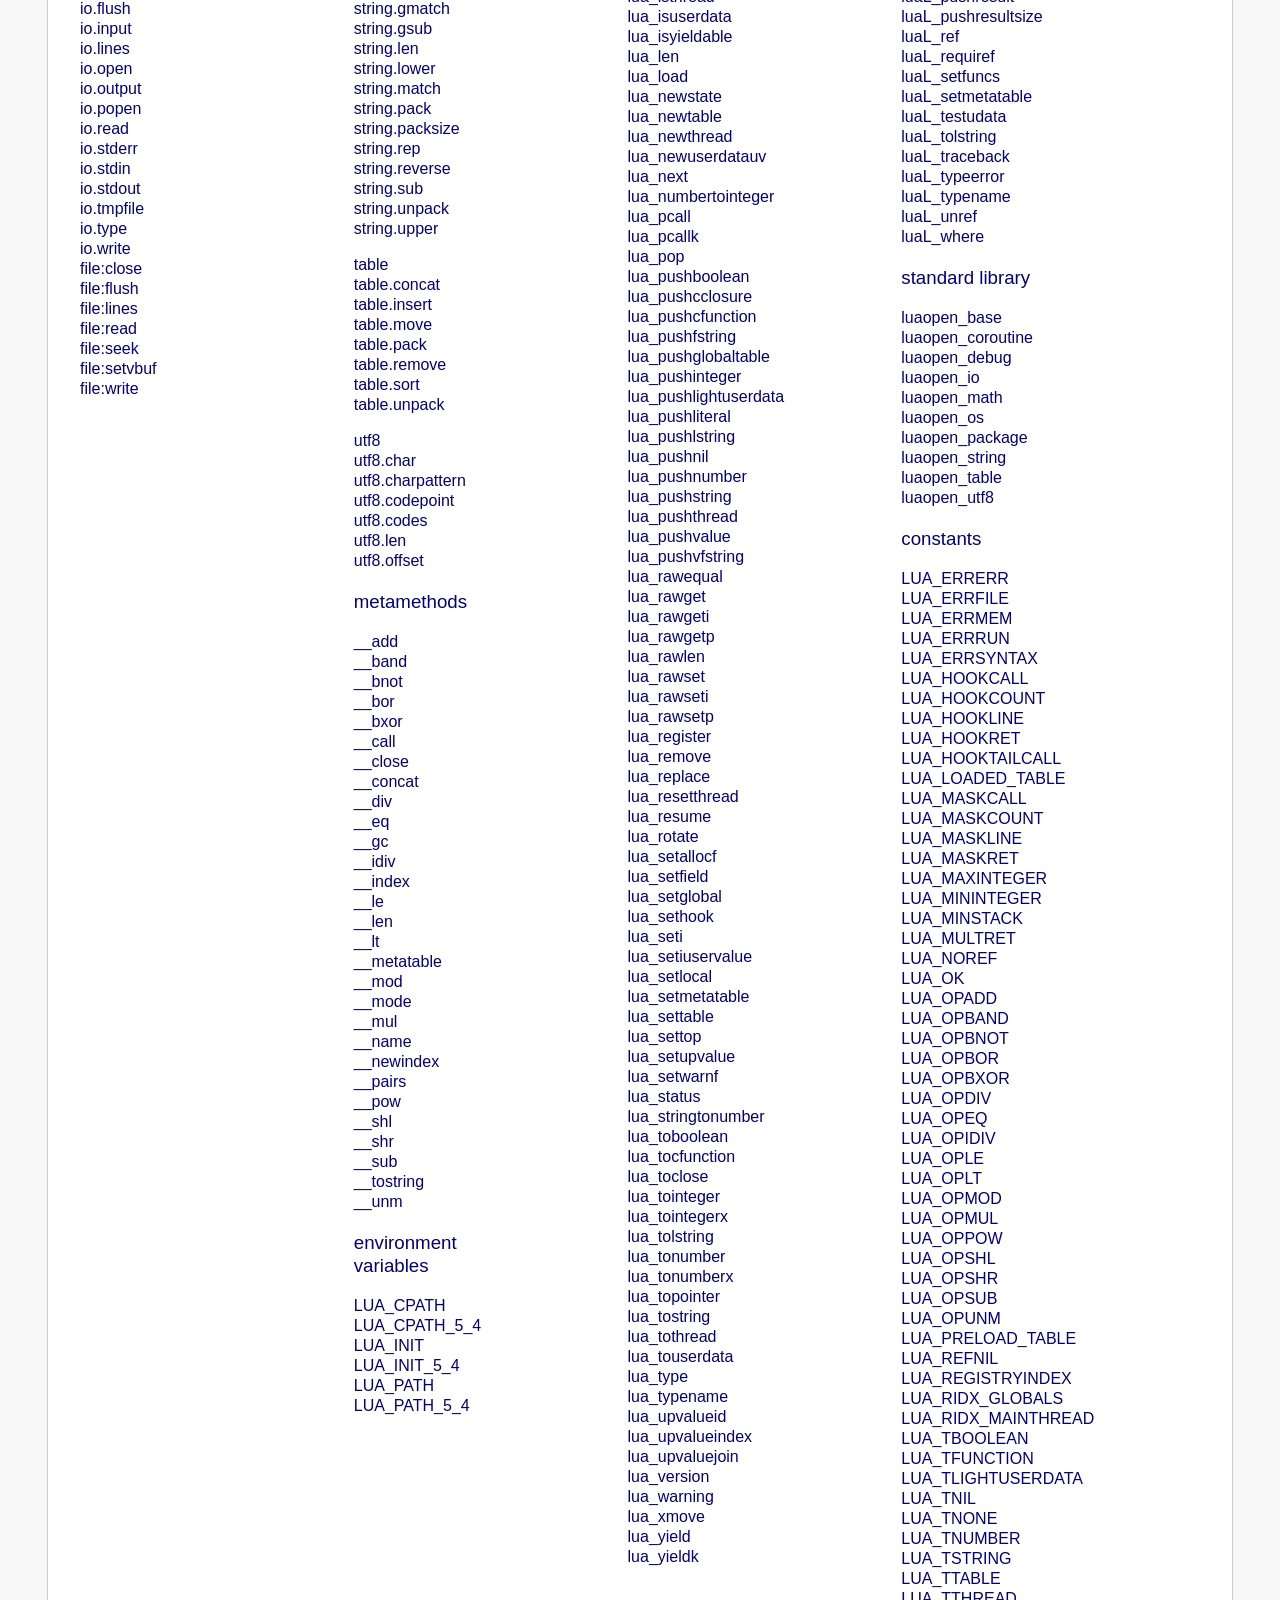
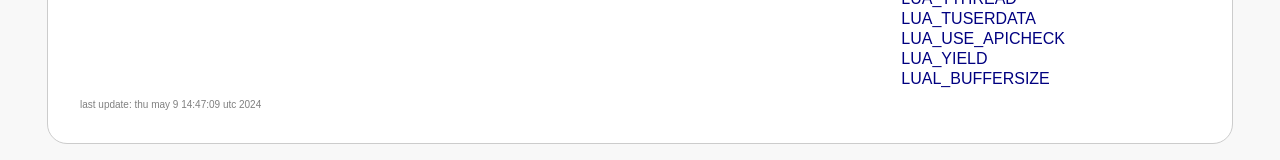
<file: GNBD miniradio/components/lua/doc/contents.html>
<!DOCTYPE HTML PUBLIC "-//W3C//DTD HTML 4.01 Transitional//EN">
<HTML>
<HEAD>
<TITLE>Lua 5.4 Reference Manual - contents</TITLE>
<LINK REL="stylesheet" TYPE="text/css" HREF="lua.css">
<LINK REL="stylesheet" TYPE="text/css" HREF="index.css">
<META HTTP-EQUIV="content-type" CONTENT="text/html; charset=iso-8859-1">
</HEAD>

<BODY>

<H1>
<A HREF="https://www.lua.org/"><IMG SRC="logo.gif" ALT="Lua"></A>
Lua 5.4 Reference Manual
</H1>

<P>
The reference manual is the official definition of the Lua language.
<BR>
For a complete introduction to Lua programming, see the book
<A HREF="https://www.lua.org/pil/">Programming in Lua</A>.

<DIV CLASS="menubar">
<A HREF="manual.html">start</A>
&middot;
<A HREF="#contents">contents</A>
&middot;
<A HREF="#index">index</A>
&middot;
<A HREF="https://www.lua.org/manual/">other versions</A>
</DIV>

<P>
<SMALL>
Copyright &copy; 2020&ndash;2024 Lua.org, PUC-Rio.
Freely available under the terms of the
<A HREF="https://www.lua.org/license.html">Lua license</A>.
</SMALL>

<H2><A NAME="contents">Contents</A></H2>
<UL CLASS="contents menubar">
<LI><A HREF="manual.html">1 &ndash; Introduction</A>
<P>
<LI><A HREF="manual.html#2">2 &ndash; Basic Concepts</A>
<UL>
<LI><A HREF="manual.html#2.1">2.1 &ndash; Values and Types</A>
<LI><A HREF="manual.html#2.2">2.2 &ndash; Environments and the Global Environment</A>
<LI><A HREF="manual.html#2.3">2.3 &ndash; Error Handling</A>
<LI><A HREF="manual.html#2.4">2.4 &ndash; Metatables and Metamethods</A>
<LI><A HREF="manual.html#2.5">2.5 &ndash; Garbage Collection</A>
<UL>
<LI><A HREF="manual.html#2.5.1">2.5.1 &ndash; Incremental Garbage Collection</A>
<LI><A HREF="manual.html#2.5.2">2.5.2 &ndash; Generational Garbage Collection</A>
<LI><A HREF="manual.html#2.5.3">2.5.3 &ndash; Garbage-Collection Metamethods</A>
<LI><A HREF="manual.html#2.5.4">2.5.4 &ndash; Weak Tables</A>
</UL>
<LI><A HREF="manual.html#2.6">2.6 &ndash; Coroutines</A>
</UL>
<P>
<LI><A HREF="manual.html#3">3 &ndash; The Language</A>
<UL>
<LI><A HREF="manual.html#3.1">3.1 &ndash; Lexical Conventions</A>
<LI><A HREF="manual.html#3.2">3.2 &ndash; Variables</A>
<LI><A HREF="manual.html#3.3">3.3 &ndash; Statements</A>
<UL>
<LI><A HREF="manual.html#3.3.1">3.3.1 &ndash; Blocks</A>
<LI><A HREF="manual.html#3.3.2">3.3.2 &ndash; Chunks</A>
<LI><A HREF="manual.html#3.3.3">3.3.3 &ndash; Assignment</A>
<LI><A HREF="manual.html#3.3.4">3.3.4 &ndash; Control Structures</A>
<LI><A HREF="manual.html#3.3.5">3.3.5 &ndash; For Statement</A>
<LI><A HREF="manual.html#3.3.6">3.3.6 &ndash; Function Calls as Statements</A>
<LI><A HREF="manual.html#3.3.7">3.3.7 &ndash; Local Declarations</A>
<LI><A HREF="manual.html#3.3.8">3.3.8 &ndash; To-be-closed Variables</A>
</UL>
<LI><A HREF="manual.html#3.4">3.4 &ndash; Expressions</A>
<UL>
<LI><A HREF="manual.html#3.4.1">3.4.1 &ndash; Arithmetic Operators</A>
<LI><A HREF="manual.html#3.4.2">3.4.2 &ndash; Bitwise Operators</A>
<LI><A HREF="manual.html#3.4.3">3.4.3 &ndash; Coercions and Conversions</A>
<LI><A HREF="manual.html#3.4.4">3.4.4 &ndash; Relational Operators</A>
<LI><A HREF="manual.html#3.4.5">3.4.5 &ndash; Logical Operators</A>
<LI><A HREF="manual.html#3.4.6">3.4.6 &ndash; Concatenation</A>
<LI><A HREF="manual.html#3.4.7">3.4.7 &ndash; The Length Operator</A>
<LI><A HREF="manual.html#3.4.8">3.4.8 &ndash; Precedence</A>
<LI><A HREF="manual.html#3.4.9">3.4.9 &ndash; Table Constructors</A>
<LI><A HREF="manual.html#3.4.10">3.4.10 &ndash; Function Calls</A>
<LI><A HREF="manual.html#3.4.11">3.4.11 &ndash; Function Definitions</A>
<LI><A HREF="manual.html#3.4.12">3.4.12 &ndash; Lists of expressions, multiple results, and adjustment<A>

</UL>
<LI><A HREF="manual.html#3.5">3.5 &ndash; Visibility Rules</A>
</UL>
<P>
<LI><A HREF="manual.html#4">4 &ndash; The Application Program Interface</A>
<UL>
<LI><A HREF="manual.html#4.1">4.1 &ndash; The Stack</A>
<UL>
<LI><A HREF="manual.html#4.1.1">4.1.1 &ndash; Stack Size</A>
<LI><A HREF="manual.html#4.1.2">4.1.2 &ndash; Valid and Acceptable Indices</A>
<LI><A HREF="manual.html#4.1.3">4.1.3 &ndash; Pointers to strings</A>
</UL>
<LI><A HREF="manual.html#4.2">4.2 &ndash; C Closures</A>
<LI><A HREF="manual.html#4.3">4.3 &ndash; Registry</A>
<LI><A HREF="manual.html#4.4">4.4 &ndash; Error Handling in C</A>
<UL>
<LI><A HREF="manual.html#4.4.1">4.4.1 &ndash; Status Codes</A>
</UL>
<LI><A HREF="manual.html#4.5">4.5 &ndash; Handling Yields in C</A>
<LI><A HREF="manual.html#4.6">4.6 &ndash; Functions and Types</A>
<LI><A HREF="manual.html#4.7">4.7 &ndash; The Debug Interface</A>
</UL>
<P>
<LI><A HREF="manual.html#5">5 &ndash; The Auxiliary Library</A>
<UL>
<LI><A HREF="manual.html#5.1">5.1 &ndash; Functions and Types</A>
</UL>
<P>
<LI><A HREF="manual.html#6">6 &ndash; The Standard Libraries</A>
<UL>
<LI><A HREF="manual.html#6.1">6.1 &ndash; Basic Functions</A>
<LI><A HREF="manual.html#6.2">6.2 &ndash; Coroutine Manipulation</A>
<LI><A HREF="manual.html#6.3">6.3 &ndash; Modules</A>
<LI><A HREF="manual.html#6.4">6.4 &ndash; String Manipulation</A>
<UL>
<LI><A HREF="manual.html#6.4.1">6.4.1 &ndash; Patterns</A>
<LI><A HREF="manual.html#6.4.2">6.4.2 &ndash; Format Strings for Pack and Unpack</A>
</UL>
<LI><A HREF="manual.html#6.5">6.5 &ndash; UTF-8 Support</A>
<LI><A HREF="manual.html#6.6">6.6 &ndash; Table Manipulation</A>
<LI><A HREF="manual.html#6.7">6.7 &ndash; Mathematical Functions</A>
<LI><A HREF="manual.html#6.8">6.8 &ndash; Input and Output Facilities</A>
<LI><A HREF="manual.html#6.9">6.9 &ndash; Operating System Facilities</A>
<LI><A HREF="manual.html#6.10">6.10 &ndash; The Debug Library</A>
</UL>
<P>
<LI><A HREF="manual.html#7">7 &ndash; Lua Standalone</A>
<P>
<LI><A HREF="manual.html#8">8 &ndash; Incompatibilities with the Previous Version</A>
<UL>
<LI><A HREF="manual.html#8.1">8.1 &ndash; Incompatibilities in the Language</A>
<LI><A HREF="manual.html#8.2">8.2 &ndash; Incompatibilities in the Libraries</A>
<LI><A HREF="manual.html#8.3">8.3 &ndash; Incompatibilities in the API</A>
</UL>
<P>
<LI><A HREF="manual.html#9">9 &ndash; The Complete Syntax of Lua</A>
</UL>

<H2><A NAME="index">Index</A></H2>
<TABLE CLASS="menubar" WIDTH="100%">
<TR>
<TD>
<H3><A NAME="functions">Lua functions</A></H3>
<P>
<A HREF="manual.html#6.1">basic</A><BR>
<A HREF="manual.html#pdf-_G">_G</A><BR>
<A HREF="manual.html#pdf-_VERSION">_VERSION</A><BR>
<A HREF="manual.html#pdf-assert">assert</A><BR>
<A HREF="manual.html#pdf-collectgarbage">collectgarbage</A><BR>
<A HREF="manual.html#pdf-dofile">dofile</A><BR>
<A HREF="manual.html#pdf-error">error</A><BR>
<A HREF="manual.html#pdf-getmetatable">getmetatable</A><BR>
<A HREF="manual.html#pdf-ipairs">ipairs</A><BR>
<A HREF="manual.html#pdf-load">load</A><BR>
<A HREF="manual.html#pdf-loadfile">loadfile</A><BR>
<A HREF="manual.html#pdf-next">next</A><BR>
<A HREF="manual.html#pdf-pairs">pairs</A><BR>
<A HREF="manual.html#pdf-pcall">pcall</A><BR>
<A HREF="manual.html#pdf-print">print</A><BR>
<A HREF="manual.html#pdf-rawequal">rawequal</A><BR>
<A HREF="manual.html#pdf-rawget">rawget</A><BR>
<A HREF="manual.html#pdf-rawlen">rawlen</A><BR>
<A HREF="manual.html#pdf-rawset">rawset</A><BR>
<A HREF="manual.html#pdf-require">require</A><BR>
<A HREF="manual.html#pdf-select">select</A><BR>
<A HREF="manual.html#pdf-setmetatable">setmetatable</A><BR>
<A HREF="manual.html#pdf-tonumber">tonumber</A><BR>
<A HREF="manual.html#pdf-tostring">tostring</A><BR>
<A HREF="manual.html#pdf-type">type</A><BR>
<A HREF="manual.html#pdf-warn">warn</A><BR>
<A HREF="manual.html#pdf-xpcall">xpcall</A><BR>

<P>
<A HREF="manual.html#6.2">coroutine</A><BR>
<A HREF="manual.html#pdf-coroutine.close">coroutine.close</A><BR>
<A HREF="manual.html#pdf-coroutine.create">coroutine.create</A><BR>
<A HREF="manual.html#pdf-coroutine.isyieldable">coroutine.isyieldable</A><BR>
<A HREF="manual.html#pdf-coroutine.resume">coroutine.resume</A><BR>
<A HREF="manual.html#pdf-coroutine.running">coroutine.running</A><BR>
<A HREF="manual.html#pdf-coroutine.status">coroutine.status</A><BR>
<A HREF="manual.html#pdf-coroutine.wrap">coroutine.wrap</A><BR>
<A HREF="manual.html#pdf-coroutine.yield">coroutine.yield</A><BR>

<P>
<A HREF="manual.html#6.10">debug</A><BR>
<A HREF="manual.html#pdf-debug.debug">debug.debug</A><BR>
<A HREF="manual.html#pdf-debug.gethook">debug.gethook</A><BR>
<A HREF="manual.html#pdf-debug.getinfo">debug.getinfo</A><BR>
<A HREF="manual.html#pdf-debug.getlocal">debug.getlocal</A><BR>
<A HREF="manual.html#pdf-debug.getmetatable">debug.getmetatable</A><BR>
<A HREF="manual.html#pdf-debug.getregistry">debug.getregistry</A><BR>
<A HREF="manual.html#pdf-debug.getupvalue">debug.getupvalue</A><BR>
<A HREF="manual.html#pdf-debug.getuservalue">debug.getuservalue</A><BR>
<A HREF="manual.html#pdf-debug.sethook">debug.sethook</A><BR>
<A HREF="manual.html#pdf-debug.setlocal">debug.setlocal</A><BR>
<A HREF="manual.html#pdf-debug.setmetatable">debug.setmetatable</A><BR>
<A HREF="manual.html#pdf-debug.setupvalue">debug.setupvalue</A><BR>
<A HREF="manual.html#pdf-debug.setuservalue">debug.setuservalue</A><BR>
<A HREF="manual.html#pdf-debug.traceback">debug.traceback</A><BR>
<A HREF="manual.html#pdf-debug.upvalueid">debug.upvalueid</A><BR>
<A HREF="manual.html#pdf-debug.upvaluejoin">debug.upvaluejoin</A><BR>

<P>
<A HREF="manual.html#6.8">io</A><BR>
<A HREF="manual.html#pdf-io.close">io.close</A><BR>
<A HREF="manual.html#pdf-io.flush">io.flush</A><BR>
<A HREF="manual.html#pdf-io.input">io.input</A><BR>
<A HREF="manual.html#pdf-io.lines">io.lines</A><BR>
<A HREF="manual.html#pdf-io.open">io.open</A><BR>
<A HREF="manual.html#pdf-io.output">io.output</A><BR>
<A HREF="manual.html#pdf-io.popen">io.popen</A><BR>
<A HREF="manual.html#pdf-io.read">io.read</A><BR>
<A HREF="manual.html#pdf-io.stderr">io.stderr</A><BR>
<A HREF="manual.html#pdf-io.stdin">io.stdin</A><BR>
<A HREF="manual.html#pdf-io.stdout">io.stdout</A><BR>
<A HREF="manual.html#pdf-io.tmpfile">io.tmpfile</A><BR>
<A HREF="manual.html#pdf-io.type">io.type</A><BR>
<A HREF="manual.html#pdf-io.write">io.write</A><BR>

<A HREF="manual.html#pdf-file:close">file:close</A><BR>
<A HREF="manual.html#pdf-file:flush">file:flush</A><BR>
<A HREF="manual.html#pdf-file:lines">file:lines</A><BR>
<A HREF="manual.html#pdf-file:read">file:read</A><BR>
<A HREF="manual.html#pdf-file:seek">file:seek</A><BR>
<A HREF="manual.html#pdf-file:setvbuf">file:setvbuf</A><BR>
<A HREF="manual.html#pdf-file:write">file:write</A><BR>

</TD>
<TD>
<H3>&nbsp;</H3>
<P>
<A HREF="manual.html#6.7">math</A><BR>
<A HREF="manual.html#pdf-math.abs">math.abs</A><BR>
<A HREF="manual.html#pdf-math.acos">math.acos</A><BR>
<A HREF="manual.html#pdf-math.asin">math.asin</A><BR>
<A HREF="manual.html#pdf-math.atan">math.atan</A><BR>
<A HREF="manual.html#pdf-math.ceil">math.ceil</A><BR>
<A HREF="manual.html#pdf-math.cos">math.cos</A><BR>
<A HREF="manual.html#pdf-math.deg">math.deg</A><BR>
<A HREF="manual.html#pdf-math.exp">math.exp</A><BR>
<A HREF="manual.html#pdf-math.floor">math.floor</A><BR>
<A HREF="manual.html#pdf-math.fmod">math.fmod</A><BR>
<A HREF="manual.html#pdf-math.huge">math.huge</A><BR>
<A HREF="manual.html#pdf-math.log">math.log</A><BR>
<A HREF="manual.html#pdf-math.max">math.max</A><BR>
<A HREF="manual.html#pdf-math.maxinteger">math.maxinteger</A><BR>
<A HREF="manual.html#pdf-math.min">math.min</A><BR>
<A HREF="manual.html#pdf-math.mininteger">math.mininteger</A><BR>
<A HREF="manual.html#pdf-math.modf">math.modf</A><BR>
<A HREF="manual.html#pdf-math.pi">math.pi</A><BR>
<A HREF="manual.html#pdf-math.rad">math.rad</A><BR>
<A HREF="manual.html#pdf-math.random">math.random</A><BR>
<A HREF="manual.html#pdf-math.randomseed">math.randomseed</A><BR>
<A HREF="manual.html#pdf-math.sin">math.sin</A><BR>
<A HREF="manual.html#pdf-math.sqrt">math.sqrt</A><BR>
<A HREF="manual.html#pdf-math.tan">math.tan</A><BR>
<A HREF="manual.html#pdf-math.tointeger">math.tointeger</A><BR>
<A HREF="manual.html#pdf-math.type">math.type</A><BR>
<A HREF="manual.html#pdf-math.ult">math.ult</A><BR>

<P>
<A HREF="manual.html#6.9">os</A><BR>
<A HREF="manual.html#pdf-os.clock">os.clock</A><BR>
<A HREF="manual.html#pdf-os.date">os.date</A><BR>
<A HREF="manual.html#pdf-os.difftime">os.difftime</A><BR>
<A HREF="manual.html#pdf-os.execute">os.execute</A><BR>
<A HREF="manual.html#pdf-os.exit">os.exit</A><BR>
<A HREF="manual.html#pdf-os.getenv">os.getenv</A><BR>
<A HREF="manual.html#pdf-os.remove">os.remove</A><BR>
<A HREF="manual.html#pdf-os.rename">os.rename</A><BR>
<A HREF="manual.html#pdf-os.setlocale">os.setlocale</A><BR>
<A HREF="manual.html#pdf-os.time">os.time</A><BR>
<A HREF="manual.html#pdf-os.tmpname">os.tmpname</A><BR>

<P>
<A HREF="manual.html#6.3">package</A><BR>
<A HREF="manual.html#pdf-package.config">package.config</A><BR>
<A HREF="manual.html#pdf-package.cpath">package.cpath</A><BR>
<A HREF="manual.html#pdf-package.loaded">package.loaded</A><BR>
<A HREF="manual.html#pdf-package.loadlib">package.loadlib</A><BR>
<A HREF="manual.html#pdf-package.path">package.path</A><BR>
<A HREF="manual.html#pdf-package.preload">package.preload</A><BR>
<A HREF="manual.html#pdf-package.searchers">package.searchers</A><BR>
<A HREF="manual.html#pdf-package.searchpath">package.searchpath</A><BR>

<P>
<A HREF="manual.html#6.4">string</A><BR>
<A HREF="manual.html#pdf-string.byte">string.byte</A><BR>
<A HREF="manual.html#pdf-string.char">string.char</A><BR>
<A HREF="manual.html#pdf-string.dump">string.dump</A><BR>
<A HREF="manual.html#pdf-string.find">string.find</A><BR>
<A HREF="manual.html#pdf-string.format">string.format</A><BR>
<A HREF="manual.html#pdf-string.gmatch">string.gmatch</A><BR>
<A HREF="manual.html#pdf-string.gsub">string.gsub</A><BR>
<A HREF="manual.html#pdf-string.len">string.len</A><BR>
<A HREF="manual.html#pdf-string.lower">string.lower</A><BR>
<A HREF="manual.html#pdf-string.match">string.match</A><BR>
<A HREF="manual.html#pdf-string.pack">string.pack</A><BR>
<A HREF="manual.html#pdf-string.packsize">string.packsize</A><BR>
<A HREF="manual.html#pdf-string.rep">string.rep</A><BR>
<A HREF="manual.html#pdf-string.reverse">string.reverse</A><BR>
<A HREF="manual.html#pdf-string.sub">string.sub</A><BR>
<A HREF="manual.html#pdf-string.unpack">string.unpack</A><BR>
<A HREF="manual.html#pdf-string.upper">string.upper</A><BR>

<P>
<A HREF="manual.html#6.6">table</A><BR>
<A HREF="manual.html#pdf-table.concat">table.concat</A><BR>
<A HREF="manual.html#pdf-table.insert">table.insert</A><BR>
<A HREF="manual.html#pdf-table.move">table.move</A><BR>
<A HREF="manual.html#pdf-table.pack">table.pack</A><BR>
<A HREF="manual.html#pdf-table.remove">table.remove</A><BR>
<A HREF="manual.html#pdf-table.sort">table.sort</A><BR>
<A HREF="manual.html#pdf-table.unpack">table.unpack</A><BR>

<P>
<A HREF="manual.html#6.5">utf8</A><BR>
<A HREF="manual.html#pdf-utf8.char">utf8.char</A><BR>
<A HREF="manual.html#pdf-utf8.charpattern">utf8.charpattern</A><BR>
<A HREF="manual.html#pdf-utf8.codepoint">utf8.codepoint</A><BR>
<A HREF="manual.html#pdf-utf8.codes">utf8.codes</A><BR>
<A HREF="manual.html#pdf-utf8.len">utf8.len</A><BR>
<A HREF="manual.html#pdf-utf8.offset">utf8.offset</A><BR>

<H3><A NAME="metamethods">metamethods</A></H3>
<P>
<A HREF="manual.html#2.4">__add</A><BR>
<A HREF="manual.html#2.4">__band</A><BR>
<A HREF="manual.html#2.4">__bnot</A><BR>
<A HREF="manual.html#2.4">__bor</A><BR>
<A HREF="manual.html#2.4">__bxor</A><BR>
<A HREF="manual.html#2.4">__call</A><BR>
<A HREF="manual.html#3.3.8">__close</A><BR>
<A HREF="manual.html#2.4">__concat</A><BR>
<A HREF="manual.html#2.4">__div</A><BR>
<A HREF="manual.html#2.4">__eq</A><BR>
<A HREF="manual.html#2.5.3">__gc</A><BR>
<A HREF="manual.html#2.4">__idiv</A><BR>
<A HREF="manual.html#2.4">__index</A><BR>
<A HREF="manual.html#2.4">__le</A><BR>
<A HREF="manual.html#2.4">__len</A><BR>
<A HREF="manual.html#2.4">__lt</A><BR>
<A HREF="manual.html#pdf-getmetatable">__metatable</A><BR>
<A HREF="manual.html#2.4">__mod</A><BR>
<A HREF="manual.html#2.5.4">__mode</A><BR>
<A HREF="manual.html#2.4">__mul</A><BR>
<A HREF="manual.html#luaL_newmetatable">__name</A><BR>
<A HREF="manual.html#2.4">__newindex</A><BR>
<A HREF="manual.html#pdf-pairs">__pairs</A><BR>
<A HREF="manual.html#2.4">__pow</A><BR>
<A HREF="manual.html#2.4">__shl</A><BR>
<A HREF="manual.html#2.4">__shr</A><BR>
<A HREF="manual.html#2.4">__sub</A><BR>
<A HREF="manual.html#pdf-tostring">__tostring</A><BR>
<A HREF="manual.html#2.4">__unm</A><BR>

<H3><A NAME="env">environment<BR>variables</A></H3>
<P>
<A HREF="manual.html#pdf-LUA_CPATH">LUA_CPATH</A><BR>
<A HREF="manual.html#pdf-LUA_CPATH_5_4">LUA_CPATH_5_4</A><BR>
<A HREF="manual.html#pdf-LUA_INIT">LUA_INIT</A><BR>
<A HREF="manual.html#pdf-LUA_INIT_5_4">LUA_INIT_5_4</A><BR>
<A HREF="manual.html#pdf-LUA_PATH">LUA_PATH</A><BR>
<A HREF="manual.html#pdf-LUA_PATH_5_4">LUA_PATH_5_4</A><BR>

</TD>
<TD>
<H3><A NAME="api">C API</A></H3>
<P>
<A HREF="manual.html#lua_Alloc">lua_Alloc</A><BR>
<A HREF="manual.html#lua_CFunction">lua_CFunction</A><BR>
<A HREF="manual.html#lua_Debug">lua_Debug</A><BR>
<A HREF="manual.html#lua_Hook">lua_Hook</A><BR>
<A HREF="manual.html#lua_Integer">lua_Integer</A><BR>
<A HREF="manual.html#lua_KContext">lua_KContext</A><BR>
<A HREF="manual.html#lua_KFunction">lua_KFunction</A><BR>
<A HREF="manual.html#lua_Number">lua_Number</A><BR>
<A HREF="manual.html#lua_Reader">lua_Reader</A><BR>
<A HREF="manual.html#lua_State">lua_State</A><BR>
<A HREF="manual.html#lua_Unsigned">lua_Unsigned</A><BR>
<A HREF="manual.html#lua_WarnFunction">lua_WarnFunction</A><BR>
<A HREF="manual.html#lua_Writer">lua_Writer</A><BR>

<P>
<A HREF="manual.html#lua_absindex">lua_absindex</A><BR>
<A HREF="manual.html#lua_arith">lua_arith</A><BR>
<A HREF="manual.html#lua_atpanic">lua_atpanic</A><BR>
<A HREF="manual.html#lua_call">lua_call</A><BR>
<A HREF="manual.html#lua_callk">lua_callk</A><BR>
<A HREF="manual.html#lua_checkstack">lua_checkstack</A><BR>
<A HREF="manual.html#lua_close">lua_close</A><BR>
<A HREF="manual.html#lua_closeslot">lua_closeslot</A><BR>
<A HREF="manual.html#lua_compare">lua_compare</A><BR>
<A HREF="manual.html#lua_concat">lua_concat</A><BR>
<A HREF="manual.html#lua_copy">lua_copy</A><BR>
<A HREF="manual.html#lua_createtable">lua_createtable</A><BR>
<A HREF="manual.html#lua_dump">lua_dump</A><BR>
<A HREF="manual.html#lua_error">lua_error</A><BR>
<A HREF="manual.html#lua_gc">lua_gc</A><BR>
<A HREF="manual.html#lua_getallocf">lua_getallocf</A><BR>
<A HREF="manual.html#lua_getextraspace">lua_getextraspace</A><BR>
<A HREF="manual.html#lua_getfield">lua_getfield</A><BR>
<A HREF="manual.html#lua_getglobal">lua_getglobal</A><BR>
<A HREF="manual.html#lua_gethook">lua_gethook</A><BR>
<A HREF="manual.html#lua_gethookcount">lua_gethookcount</A><BR>
<A HREF="manual.html#lua_gethookmask">lua_gethookmask</A><BR>
<A HREF="manual.html#lua_geti">lua_geti</A><BR>
<A HREF="manual.html#lua_getinfo">lua_getinfo</A><BR>
<A HREF="manual.html#lua_getiuservalue">lua_getiuservalue</A><BR>
<A HREF="manual.html#lua_getlocal">lua_getlocal</A><BR>
<A HREF="manual.html#lua_getmetatable">lua_getmetatable</A><BR>
<A HREF="manual.html#lua_getstack">lua_getstack</A><BR>
<A HREF="manual.html#lua_gettable">lua_gettable</A><BR>
<A HREF="manual.html#lua_gettop">lua_gettop</A><BR>
<A HREF="manual.html#lua_getupvalue">lua_getupvalue</A><BR>
<A HREF="manual.html#lua_insert">lua_insert</A><BR>
<A HREF="manual.html#lua_isboolean">lua_isboolean</A><BR>
<A HREF="manual.html#lua_iscfunction">lua_iscfunction</A><BR>
<A HREF="manual.html#lua_isfunction">lua_isfunction</A><BR>
<A HREF="manual.html#lua_isinteger">lua_isinteger</A><BR>
<A HREF="manual.html#lua_islightuserdata">lua_islightuserdata</A><BR>
<A HREF="manual.html#lua_isnil">lua_isnil</A><BR>
<A HREF="manual.html#lua_isnone">lua_isnone</A><BR>
<A HREF="manual.html#lua_isnoneornil">lua_isnoneornil</A><BR>
<A HREF="manual.html#lua_isnumber">lua_isnumber</A><BR>
<A HREF="manual.html#lua_isstring">lua_isstring</A><BR>
<A HREF="manual.html#lua_istable">lua_istable</A><BR>
<A HREF="manual.html#lua_isthread">lua_isthread</A><BR>
<A HREF="manual.html#lua_isuserdata">lua_isuserdata</A><BR>
<A HREF="manual.html#lua_isyieldable">lua_isyieldable</A><BR>
<A HREF="manual.html#lua_len">lua_len</A><BR>
<A HREF="manual.html#lua_load">lua_load</A><BR>
<A HREF="manual.html#lua_newstate">lua_newstate</A><BR>
<A HREF="manual.html#lua_newtable">lua_newtable</A><BR>
<A HREF="manual.html#lua_newthread">lua_newthread</A><BR>
<A HREF="manual.html#lua_newuserdatauv">lua_newuserdatauv</A><BR>
<A HREF="manual.html#lua_next">lua_next</A><BR>
<A HREF="manual.html#lua_numbertointeger">lua_numbertointeger</A><BR>
<A HREF="manual.html#lua_pcall">lua_pcall</A><BR>
<A HREF="manual.html#lua_pcallk">lua_pcallk</A><BR>
<A HREF="manual.html#lua_pop">lua_pop</A><BR>
<A HREF="manual.html#lua_pushboolean">lua_pushboolean</A><BR>
<A HREF="manual.html#lua_pushcclosure">lua_pushcclosure</A><BR>
<A HREF="manual.html#lua_pushcfunction">lua_pushcfunction</A><BR>
<A HREF="manual.html#lua_pushfstring">lua_pushfstring</A><BR>
<A HREF="manual.html#lua_pushglobaltable">lua_pushglobaltable</A><BR>
<A HREF="manual.html#lua_pushinteger">lua_pushinteger</A><BR>
<A HREF="manual.html#lua_pushlightuserdata">lua_pushlightuserdata</A><BR>
<A HREF="manual.html#lua_pushliteral">lua_pushliteral</A><BR>
<A HREF="manual.html#lua_pushlstring">lua_pushlstring</A><BR>
<A HREF="manual.html#lua_pushnil">lua_pushnil</A><BR>
<A HREF="manual.html#lua_pushnumber">lua_pushnumber</A><BR>
<A HREF="manual.html#lua_pushstring">lua_pushstring</A><BR>
<A HREF="manual.html#lua_pushthread">lua_pushthread</A><BR>
<A HREF="manual.html#lua_pushvalue">lua_pushvalue</A><BR>
<A HREF="manual.html#lua_pushvfstring">lua_pushvfstring</A><BR>
<A HREF="manual.html#lua_rawequal">lua_rawequal</A><BR>
<A HREF="manual.html#lua_rawget">lua_rawget</A><BR>
<A HREF="manual.html#lua_rawgeti">lua_rawgeti</A><BR>
<A HREF="manual.html#lua_rawgetp">lua_rawgetp</A><BR>
<A HREF="manual.html#lua_rawlen">lua_rawlen</A><BR>
<A HREF="manual.html#lua_rawset">lua_rawset</A><BR>
<A HREF="manual.html#lua_rawseti">lua_rawseti</A><BR>
<A HREF="manual.html#lua_rawsetp">lua_rawsetp</A><BR>
<A HREF="manual.html#lua_register">lua_register</A><BR>
<A HREF="manual.html#lua_remove">lua_remove</A><BR>
<A HREF="manual.html#lua_replace">lua_replace</A><BR>
<A HREF="manual.html#lua_resetthread">lua_resetthread</A><BR>
<A HREF="manual.html#lua_resume">lua_resume</A><BR>
<A HREF="manual.html#lua_rotate">lua_rotate</A><BR>
<A HREF="manual.html#lua_setallocf">lua_setallocf</A><BR>
<A HREF="manual.html#lua_setfield">lua_setfield</A><BR>
<A HREF="manual.html#lua_setglobal">lua_setglobal</A><BR>
<A HREF="manual.html#lua_sethook">lua_sethook</A><BR>
<A HREF="manual.html#lua_seti">lua_seti</A><BR>
<A HREF="manual.html#lua_setiuservalue">lua_setiuservalue</A><BR>
<A HREF="manual.html#lua_setlocal">lua_setlocal</A><BR>
<A HREF="manual.html#lua_setmetatable">lua_setmetatable</A><BR>
<A HREF="manual.html#lua_settable">lua_settable</A><BR>
<A HREF="manual.html#lua_settop">lua_settop</A><BR>
<A HREF="manual.html#lua_setupvalue">lua_setupvalue</A><BR>
<A HREF="manual.html#lua_setwarnf">lua_setwarnf</A><BR>
<A HREF="manual.html#lua_status">lua_status</A><BR>
<A HREF="manual.html#lua_stringtonumber">lua_stringtonumber</A><BR>
<A HREF="manual.html#lua_toboolean">lua_toboolean</A><BR>
<A HREF="manual.html#lua_tocfunction">lua_tocfunction</A><BR>
<A HREF="manual.html#lua_toclose">lua_toclose</A><BR>
<A HREF="manual.html#lua_tointeger">lua_tointeger</A><BR>
<A HREF="manual.html#lua_tointegerx">lua_tointegerx</A><BR>
<A HREF="manual.html#lua_tolstring">lua_tolstring</A><BR>
<A HREF="manual.html#lua_tonumber">lua_tonumber</A><BR>
<A HREF="manual.html#lua_tonumberx">lua_tonumberx</A><BR>
<A HREF="manual.html#lua_topointer">lua_topointer</A><BR>
<A HREF="manual.html#lua_tostring">lua_tostring</A><BR>
<A HREF="manual.html#lua_tothread">lua_tothread</A><BR>
<A HREF="manual.html#lua_touserdata">lua_touserdata</A><BR>
<A HREF="manual.html#lua_type">lua_type</A><BR>
<A HREF="manual.html#lua_typename">lua_typename</A><BR>
<A HREF="manual.html#lua_upvalueid">lua_upvalueid</A><BR>
<A HREF="manual.html#lua_upvalueindex">lua_upvalueindex</A><BR>
<A HREF="manual.html#lua_upvaluejoin">lua_upvaluejoin</A><BR>
<A HREF="manual.html#lua_version">lua_version</A><BR>
<A HREF="manual.html#lua_warning">lua_warning</A><BR>
<A HREF="manual.html#lua_xmove">lua_xmove</A><BR>
<A HREF="manual.html#lua_yield">lua_yield</A><BR>
<A HREF="manual.html#lua_yieldk">lua_yieldk</A><BR>

</TD>
<TD>
<H3><A NAME="auxlib">auxiliary library</A></H3>
<P>
<A HREF="manual.html#luaL_Buffer">luaL_Buffer</A><BR>
<A HREF="manual.html#luaL_Reg">luaL_Reg</A><BR>
<A HREF="manual.html#luaL_Stream">luaL_Stream</A><BR>

<P>
<A HREF="manual.html#luaL_addchar">luaL_addchar</A><BR>
<A HREF="manual.html#luaL_addgsub">luaL_addgsub</A><BR>
<A HREF="manual.html#luaL_addlstring">luaL_addlstring</A><BR>
<A HREF="manual.html#luaL_addsize">luaL_addsize</A><BR>
<A HREF="manual.html#luaL_addstring">luaL_addstring</A><BR>
<A HREF="manual.html#luaL_addvalue">luaL_addvalue</A><BR>
<A HREF="manual.html#luaL_argcheck">luaL_argcheck</A><BR>
<A HREF="manual.html#luaL_argerror">luaL_argerror</A><BR>
<A HREF="manual.html#luaL_argexpected">luaL_argexpected</A><BR>
<A HREF="manual.html#luaL_buffaddr">luaL_buffaddr</A><BR>
<A HREF="manual.html#luaL_buffinit">luaL_buffinit</A><BR>
<A HREF="manual.html#luaL_buffinitsize">luaL_buffinitsize</A><BR>
<A HREF="manual.html#luaL_bufflen">luaL_bufflen</A><BR>
<A HREF="manual.html#luaL_buffsub">luaL_buffsub</A><BR>
<A HREF="manual.html#luaL_callmeta">luaL_callmeta</A><BR>
<A HREF="manual.html#luaL_checkany">luaL_checkany</A><BR>
<A HREF="manual.html#luaL_checkinteger">luaL_checkinteger</A><BR>
<A HREF="manual.html#luaL_checklstring">luaL_checklstring</A><BR>
<A HREF="manual.html#luaL_checknumber">luaL_checknumber</A><BR>
<A HREF="manual.html#luaL_checkoption">luaL_checkoption</A><BR>
<A HREF="manual.html#luaL_checkstack">luaL_checkstack</A><BR>
<A HREF="manual.html#luaL_checkstring">luaL_checkstring</A><BR>
<A HREF="manual.html#luaL_checktype">luaL_checktype</A><BR>
<A HREF="manual.html#luaL_checkudata">luaL_checkudata</A><BR>
<A HREF="manual.html#luaL_checkversion">luaL_checkversion</A><BR>
<A HREF="manual.html#luaL_dofile">luaL_dofile</A><BR>
<A HREF="manual.html#luaL_dostring">luaL_dostring</A><BR>
<A HREF="manual.html#luaL_error">luaL_error</A><BR>
<A HREF="manual.html#luaL_execresult">luaL_execresult</A><BR>
<A HREF="manual.html#luaL_fileresult">luaL_fileresult</A><BR>
<A HREF="manual.html#luaL_getmetafield">luaL_getmetafield</A><BR>
<A HREF="manual.html#luaL_getmetatable">luaL_getmetatable</A><BR>
<A HREF="manual.html#luaL_getsubtable">luaL_getsubtable</A><BR>
<A HREF="manual.html#luaL_gsub">luaL_gsub</A><BR>
<A HREF="manual.html#luaL_len">luaL_len</A><BR>
<A HREF="manual.html#luaL_loadbuffer">luaL_loadbuffer</A><BR>
<A HREF="manual.html#luaL_loadbufferx">luaL_loadbufferx</A><BR>
<A HREF="manual.html#luaL_loadfile">luaL_loadfile</A><BR>
<A HREF="manual.html#luaL_loadfilex">luaL_loadfilex</A><BR>
<A HREF="manual.html#luaL_loadstring">luaL_loadstring</A><BR>
<A HREF="manual.html#luaL_newlib">luaL_newlib</A><BR>
<A HREF="manual.html#luaL_newlibtable">luaL_newlibtable</A><BR>
<A HREF="manual.html#luaL_newmetatable">luaL_newmetatable</A><BR>
<A HREF="manual.html#luaL_newstate">luaL_newstate</A><BR>
<A HREF="manual.html#luaL_openlibs">luaL_openlibs</A><BR>
<A HREF="manual.html#luaL_opt">luaL_opt</A><BR>
<A HREF="manual.html#luaL_optinteger">luaL_optinteger</A><BR>
<A HREF="manual.html#luaL_optlstring">luaL_optlstring</A><BR>
<A HREF="manual.html#luaL_optnumber">luaL_optnumber</A><BR>
<A HREF="manual.html#luaL_optstring">luaL_optstring</A><BR>
<A HREF="manual.html#luaL_prepbuffer">luaL_prepbuffer</A><BR>
<A HREF="manual.html#luaL_prepbuffsize">luaL_prepbuffsize</A><BR>
<A HREF="manual.html#luaL_pushfail">luaL_pushfail</A><BR>
<A HREF="manual.html#luaL_pushresult">luaL_pushresult</A><BR>
<A HREF="manual.html#luaL_pushresultsize">luaL_pushresultsize</A><BR>
<A HREF="manual.html#luaL_ref">luaL_ref</A><BR>
<A HREF="manual.html#luaL_requiref">luaL_requiref</A><BR>
<A HREF="manual.html#luaL_setfuncs">luaL_setfuncs</A><BR>
<A HREF="manual.html#luaL_setmetatable">luaL_setmetatable</A><BR>
<A HREF="manual.html#luaL_testudata">luaL_testudata</A><BR>
<A HREF="manual.html#luaL_tolstring">luaL_tolstring</A><BR>
<A HREF="manual.html#luaL_traceback">luaL_traceback</A><BR>
<A HREF="manual.html#luaL_typeerror">luaL_typeerror</A><BR>
<A HREF="manual.html#luaL_typename">luaL_typename</A><BR>
<A HREF="manual.html#luaL_unref">luaL_unref</A><BR>
<A HREF="manual.html#luaL_where">luaL_where</A><BR>

<H3><A NAME="library">standard library</A></H3>
<P>
<A HREF="manual.html#pdf-luaopen_base">luaopen_base</A><BR>
<A HREF="manual.html#pdf-luaopen_coroutine">luaopen_coroutine</A><BR>
<A HREF="manual.html#pdf-luaopen_debug">luaopen_debug</A><BR>
<A HREF="manual.html#pdf-luaopen_io">luaopen_io</A><BR>
<A HREF="manual.html#pdf-luaopen_math">luaopen_math</A><BR>
<A HREF="manual.html#pdf-luaopen_os">luaopen_os</A><BR>
<A HREF="manual.html#pdf-luaopen_package">luaopen_package</A><BR>
<A HREF="manual.html#pdf-luaopen_string">luaopen_string</A><BR>
<A HREF="manual.html#pdf-luaopen_table">luaopen_table</A><BR>
<A HREF="manual.html#pdf-luaopen_utf8">luaopen_utf8</A><BR>

<H3><A NAME="constants">constants</A></H3>
<P>
<A HREF="manual.html#pdf-LUA_ERRERR">LUA_ERRERR</A><BR>
<A HREF="manual.html#pdf-LUA_ERRFILE">LUA_ERRFILE</A><BR>
<A HREF="manual.html#pdf-LUA_ERRMEM">LUA_ERRMEM</A><BR>
<A HREF="manual.html#pdf-LUA_ERRRUN">LUA_ERRRUN</A><BR>
<A HREF="manual.html#pdf-LUA_ERRSYNTAX">LUA_ERRSYNTAX</A><BR>
<A HREF="manual.html#pdf-LUA_HOOKCALL">LUA_HOOKCALL</A><BR>
<A HREF="manual.html#pdf-LUA_HOOKCOUNT">LUA_HOOKCOUNT</A><BR>
<A HREF="manual.html#pdf-LUA_HOOKLINE">LUA_HOOKLINE</A><BR>
<A HREF="manual.html#pdf-LUA_HOOKRET">LUA_HOOKRET</A><BR>
<A HREF="manual.html#pdf-LUA_HOOKTAILCALL">LUA_HOOKTAILCALL</A><BR>
<A HREF="manual.html#pdf-LUA_LOADED_TABLE">LUA_LOADED_TABLE</A><BR>
<A HREF="manual.html#pdf-LUA_MASKCALL">LUA_MASKCALL</A><BR>
<A HREF="manual.html#pdf-LUA_MASKCOUNT">LUA_MASKCOUNT</A><BR>
<A HREF="manual.html#pdf-LUA_MASKLINE">LUA_MASKLINE</A><BR>
<A HREF="manual.html#pdf-LUA_MASKRET">LUA_MASKRET</A><BR>
<A HREF="manual.html#pdf-LUA_MAXINTEGER">LUA_MAXINTEGER</A><BR>
<A HREF="manual.html#pdf-LUA_MININTEGER">LUA_MININTEGER</A><BR>
<A HREF="manual.html#pdf-LUA_MINSTACK">LUA_MINSTACK</A><BR>
<A HREF="manual.html#pdf-LUA_MULTRET">LUA_MULTRET</A><BR>
<A HREF="manual.html#pdf-LUA_NOREF">LUA_NOREF</A><BR>
<A HREF="manual.html#pdf-LUA_OK">LUA_OK</A><BR>
<A HREF="manual.html#pdf-LUA_OPADD">LUA_OPADD</A><BR>
<A HREF="manual.html#pdf-LUA_OPBAND">LUA_OPBAND</A><BR>
<A HREF="manual.html#pdf-LUA_OPBNOT">LUA_OPBNOT</A><BR>
<A HREF="manual.html#pdf-LUA_OPBOR">LUA_OPBOR</A><BR>
<A HREF="manual.html#pdf-LUA_OPBXOR">LUA_OPBXOR</A><BR>
<A HREF="manual.html#pdf-LUA_OPDIV">LUA_OPDIV</A><BR>
<A HREF="manual.html#pdf-LUA_OPEQ">LUA_OPEQ</A><BR>
<A HREF="manual.html#pdf-LUA_OPIDIV">LUA_OPIDIV</A><BR>
<A HREF="manual.html#pdf-LUA_OPLE">LUA_OPLE</A><BR>
<A HREF="manual.html#pdf-LUA_OPLT">LUA_OPLT</A><BR>
<A HREF="manual.html#pdf-LUA_OPMOD">LUA_OPMOD</A><BR>
<A HREF="manual.html#pdf-LUA_OPMUL">LUA_OPMUL</A><BR>
<A HREF="manual.html#pdf-LUA_OPPOW">LUA_OPPOW</A><BR>
<A HREF="manual.html#pdf-LUA_OPSHL">LUA_OPSHL</A><BR>
<A HREF="manual.html#pdf-LUA_OPSHR">LUA_OPSHR</A><BR>
<A HREF="manual.html#pdf-LUA_OPSUB">LUA_OPSUB</A><BR>
<A HREF="manual.html#pdf-LUA_OPUNM">LUA_OPUNM</A><BR>
<A HREF="manual.html#pdf-LUA_PRELOAD_TABLE">LUA_PRELOAD_TABLE</A><BR>
<A HREF="manual.html#pdf-LUA_REFNIL">LUA_REFNIL</A><BR>
<A HREF="manual.html#pdf-LUA_REGISTRYINDEX">LUA_REGISTRYINDEX</A><BR>
<A HREF="manual.html#pdf-LUA_RIDX_GLOBALS">LUA_RIDX_GLOBALS</A><BR>
<A HREF="manual.html#pdf-LUA_RIDX_MAINTHREAD">LUA_RIDX_MAINTHREAD</A><BR>
<A HREF="manual.html#pdf-LUA_TBOOLEAN">LUA_TBOOLEAN</A><BR>
<A HREF="manual.html#pdf-LUA_TFUNCTION">LUA_TFUNCTION</A><BR>
<A HREF="manual.html#pdf-LUA_TLIGHTUSERDATA">LUA_TLIGHTUSERDATA</A><BR>
<A HREF="manual.html#pdf-LUA_TNIL">LUA_TNIL</A><BR>
<A HREF="manual.html#pdf-LUA_TNONE">LUA_TNONE</A><BR>
<A HREF="manual.html#pdf-LUA_TNUMBER">LUA_TNUMBER</A><BR>
<A HREF="manual.html#pdf-LUA_TSTRING">LUA_TSTRING</A><BR>
<A HREF="manual.html#pdf-LUA_TTABLE">LUA_TTABLE</A><BR>
<A HREF="manual.html#pdf-LUA_TTHREAD">LUA_TTHREAD</A><BR>
<A HREF="manual.html#pdf-LUA_TUSERDATA">LUA_TUSERDATA</A><BR>
<A HREF="manual.html#pdf-LUA_USE_APICHECK">LUA_USE_APICHECK</A><BR>
<A HREF="manual.html#pdf-LUA_YIELD">LUA_YIELD</A><BR>
<A HREF="manual.html#pdf-LUAL_BUFFERSIZE">LUAL_BUFFERSIZE</A><BR>

</TD>
</TR>
</TABLE>

<P CLASS="footer">
Last update:
Thu May  9 14:47:09 UTC 2024
</P>
<!--
Last change: revised for Lua 5.4.7
-->

</BODY>
</HTML>
</file>
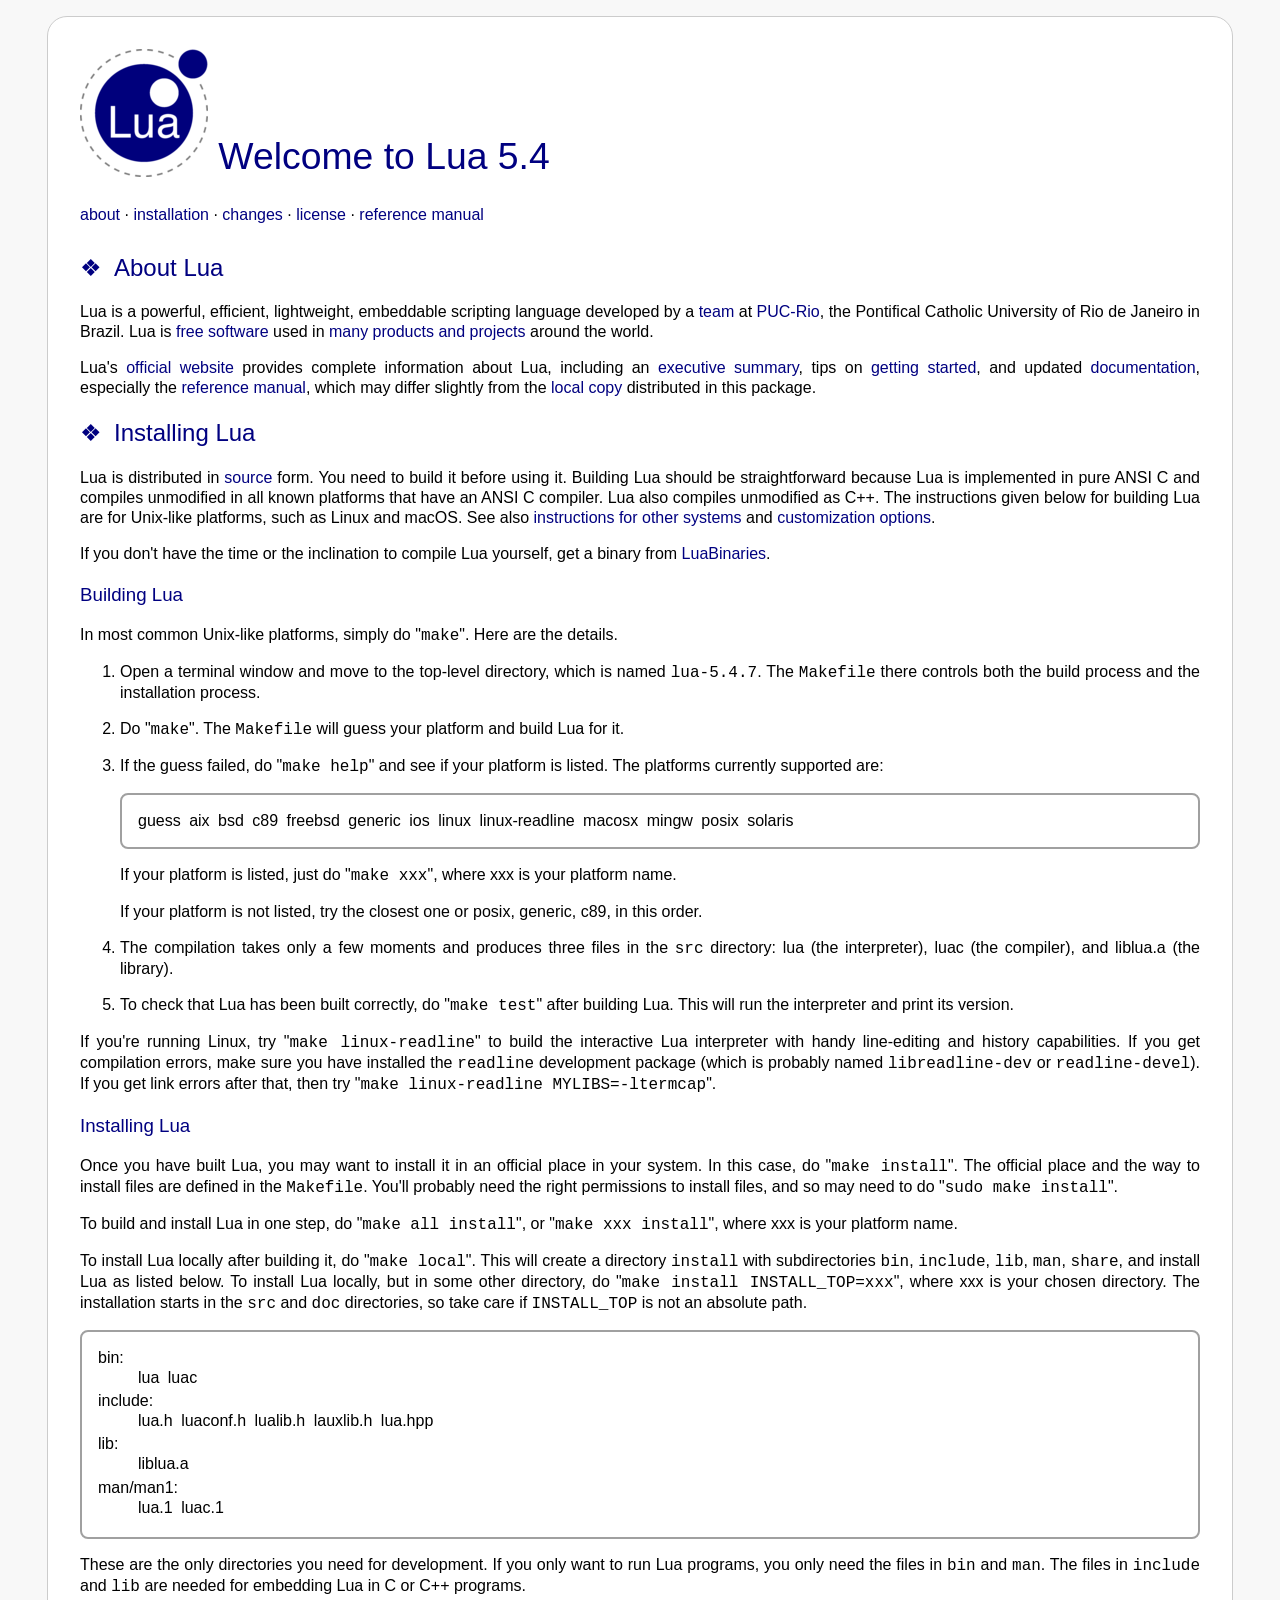
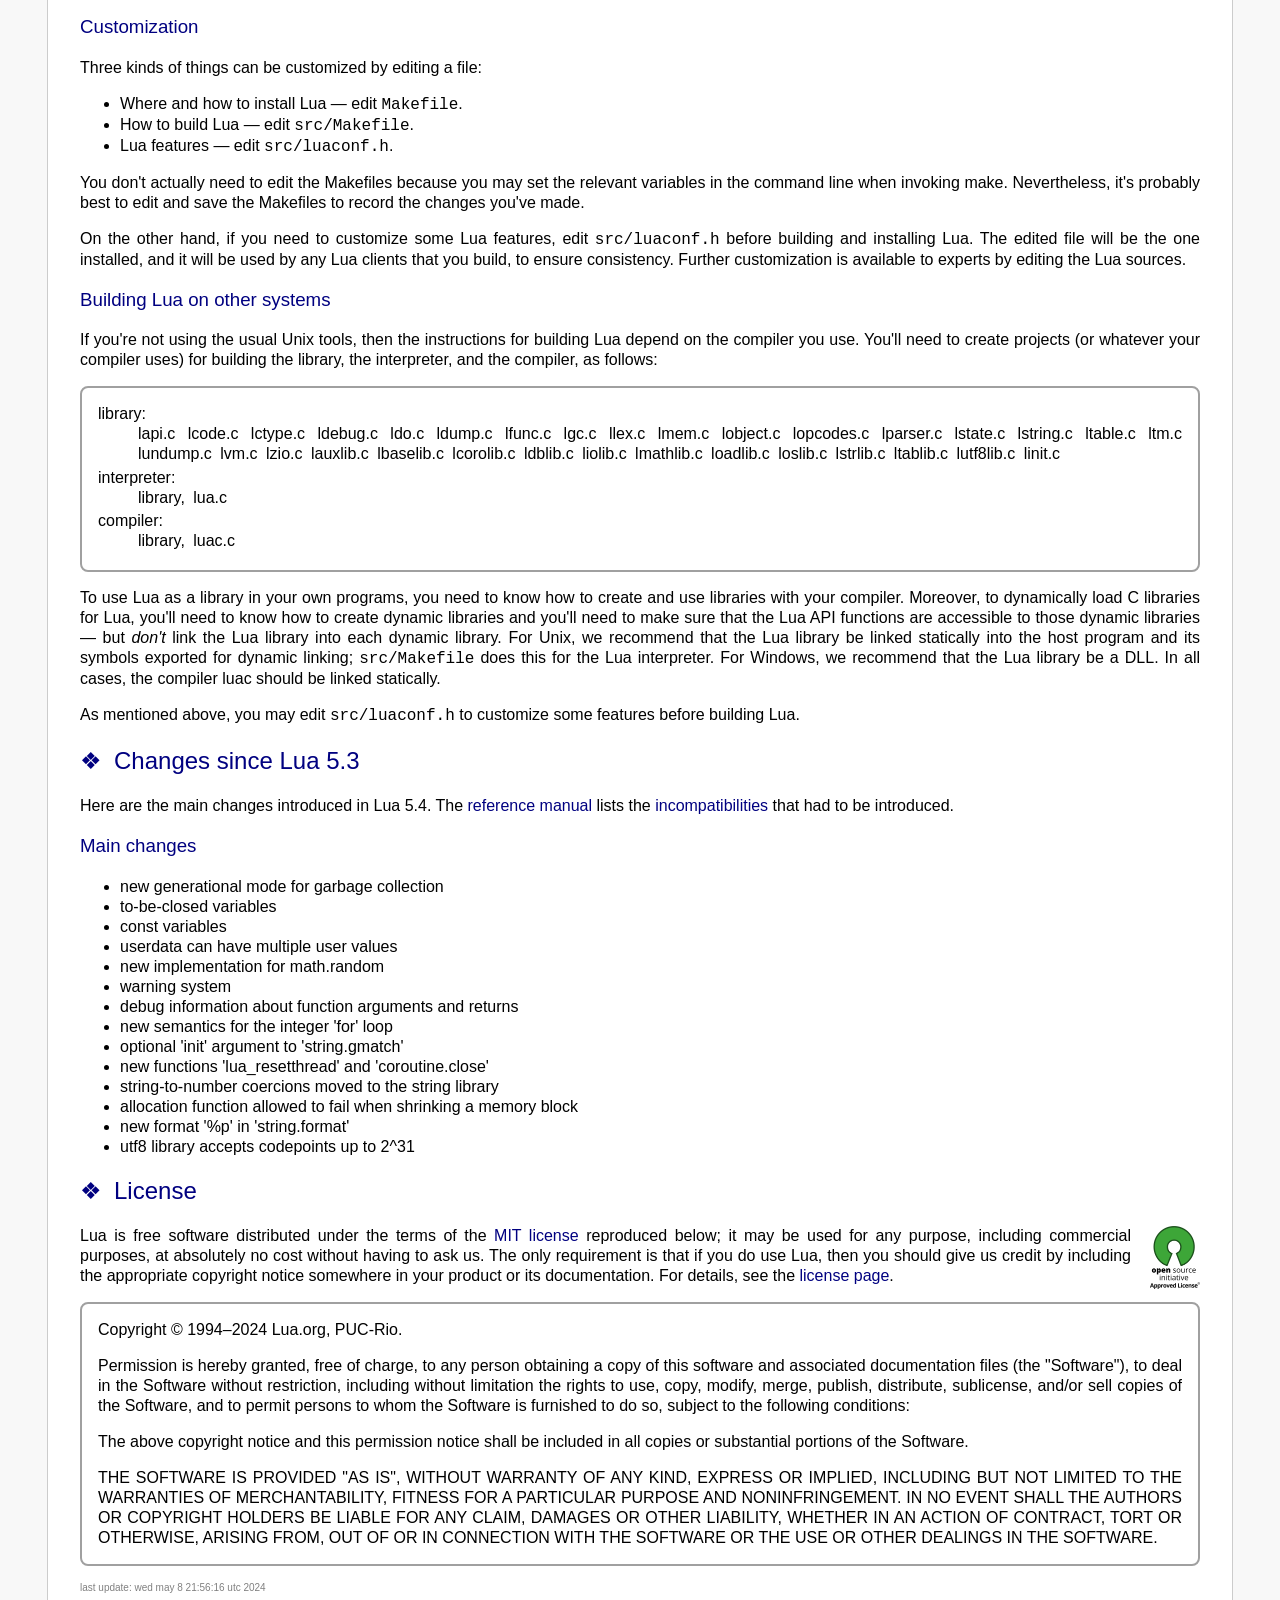
<file: GNBD miniradio/components/lua/doc/readme.html>
<!DOCTYPE HTML PUBLIC "-//W3C//DTD HTML 4.01 Transitional//EN">
<HTML>
<HEAD>
<TITLE>Lua 5.4 readme</TITLE>
<LINK REL="stylesheet" TYPE="text/css" HREF="lua.css">
<META HTTP-EQUIV="content-type" CONTENT="text/html; charset=iso-8859-1">
<STYLE TYPE="text/css">
blockquote, .display {
	border: solid #a0a0a0 2px ;
	border-radius: 8px ;
	padding: 1em ;
	margin: 0px ;
}

.display {
	word-spacing: 0.25em ;
}

dl.display dd {
	padding-bottom: 0.2em ;
}

tt, kbd, code {
	font-size: 12pt ;
}
</STYLE>
</HEAD>

<BODY>

<H1>
<A HREF="https://www.lua.org/"><IMG SRC="logo.gif" ALT="Lua"></A>
Welcome to Lua 5.4
</H1>

<DIV CLASS="menubar">
<A HREF="#about">about</A>
&middot;
<A HREF="#install">installation</A>
&middot;
<A HREF="#changes">changes</A>
&middot;
<A HREF="#license">license</A>
&middot;
<A HREF="contents.html">reference manual</A>
</DIV>

<H2><A NAME="about">About Lua</A></H2>
<P>
Lua is a powerful, efficient, lightweight, embeddable scripting language
developed by a
<A HREF="https://www.lua.org/authors.html">team</A>
at
<A HREF="https://www.puc-rio.br/">PUC-Rio</A>,
the Pontifical Catholic University of Rio de Janeiro in Brazil.
Lua is
<A HREF="#license">free software</A>
used in
<A HREF="https://www.lua.org/uses.html">many products and projects</A>
around the world.

<P>
Lua's
<A HREF="https://www.lua.org/">official website</A>
provides complete information
about Lua,
including
an
<A HREF="https://www.lua.org/about.html">executive summary</A>,
tips on
<A HREF="https://www.lua.org/start.html">getting started</A>,
and
updated
<A HREF="https://www.lua.org/docs.html">documentation</A>,
especially the
<A HREF="https://www.lua.org/manual/5.4/">reference manual</A>,
which may differ slightly from the
<A HREF="contents.html">local copy</A>
distributed in this package.

<H2><A NAME="install">Installing Lua</A></H2>
<P>
Lua is distributed in
<A HREF="https://www.lua.org/ftp/">source</A>
form.
You need to build it before using it.
Building Lua should be straightforward
because
Lua is implemented in pure ANSI C and compiles unmodified in all known
platforms that have an ANSI C compiler.
Lua also compiles unmodified as C++.
The instructions given below for building Lua are for Unix-like platforms,
such as Linux and macOS.
See also
<A HREF="#other">instructions for other systems</A>
and
<A HREF="#customization">customization options</A>.

<P>
If you don't have the time or the inclination to compile Lua yourself,
get a binary from
<A HREF="https://luabinaries.sourceforge.net">LuaBinaries</A>.

<H3>Building Lua</H3>
<P>
In most common Unix-like platforms, simply do "<KBD>make</KBD>".
Here are the details.

<OL>
<LI>
Open a terminal window and move to
the top-level directory, which is named <TT>lua-5.4.7</TT>.
The <TT>Makefile</TT> there controls both the build process and the installation process.
<P>
<LI>
  Do "<KBD>make</KBD>". The <TT>Makefile</TT> will guess your platform and build Lua for it.
<P>
<LI>
  If the guess failed, do "<KBD>make help</KBD>" and see if your platform is listed.
  The platforms currently supported are:
<P>
<P CLASS="display">
   guess aix bsd c89 freebsd generic ios linux linux-readline macosx mingw posix solaris
</P>
<P>
  If your platform is listed, just do "<KBD>make xxx</KBD>", where xxx
  is your platform name.
<P>
  If your platform is not listed, try the closest one or posix, generic,
  c89, in this order.
<P>
<LI>
The compilation takes only a few moments
and produces three files in the <TT>src</TT> directory:
lua (the interpreter),
luac (the compiler),
and liblua.a (the library).
<P>
<LI>
  To check that Lua has been built correctly, do "<KBD>make test</KBD>"
  after building Lua. This will run the interpreter and print its version.
</OL>
<P>
If you're running Linux, try "<KBD>make linux-readline</KBD>" to build the interactive Lua interpreter with handy line-editing and history capabilities.
If you get compilation errors,
make sure you have installed the <TT>readline</TT> development package
(which is probably named <TT>libreadline-dev</TT> or <TT>readline-devel</TT>).
If you get link errors after that,
then try "<KBD>make linux-readline MYLIBS=-ltermcap</KBD>".

<H3>Installing Lua</H3>
<P>
  Once you have built Lua, you may want to install it in an official
  place in your system. In this case, do "<KBD>make install</KBD>". The official
  place and the way to install files are defined in the <TT>Makefile</TT>. You'll
  probably need the right permissions to install files, and so may need to do "<KBD>sudo make install</KBD>".

<P>
  To build and install Lua in one step, do "<KBD>make all install</KBD>",
  or "<KBD>make xxx install</KBD>",
  where xxx is your platform name.

<P>
  To install Lua locally after building it, do "<KBD>make local</KBD>".
  This will create a directory <TT>install</TT> with subdirectories
  <TT>bin</TT>, <TT>include</TT>, <TT>lib</TT>, <TT>man</TT>, <TT>share</TT>,
  and install Lua as listed below.

  To install Lua locally, but in some other directory, do
  "<KBD>make install INSTALL_TOP=xxx</KBD>", where xxx is your chosen directory.
  The installation starts in the <TT>src</TT> and <TT>doc</TT> directories,
  so take care if <TT>INSTALL_TOP</TT> is not an absolute path.

<DL CLASS="display">
<DT>
    bin:
<DD>
    lua luac
<DT>
    include:
<DD>
    lua.h luaconf.h lualib.h lauxlib.h lua.hpp
<DT>
    lib:
<DD>
    liblua.a
<DT>
    man/man1:
<DD>
    lua.1 luac.1
</DL>

<P>
  These are the only directories you need for development.
  If you only want to run Lua programs,
  you only need the files in <TT>bin</TT> and <TT>man</TT>.
  The files in <TT>include</TT> and <TT>lib</TT> are needed for
  embedding Lua in C or C++ programs.

<H3><A NAME="customization">Customization</A></H3>
<P>
  Three kinds of things can be customized by editing a file:
<UL>
    <LI> Where and how to install Lua &mdash; edit <TT>Makefile</TT>.
    <LI> How to build Lua &mdash; edit <TT>src/Makefile</TT>.
    <LI> Lua features &mdash; edit <TT>src/luaconf.h</TT>.
</UL>

<P>
  You don't actually need to edit the Makefiles because you may set the
  relevant variables in the command line when invoking make.
  Nevertheless, it's probably best to edit and save the Makefiles to
  record the changes you've made.

<P>
  On the other hand, if you need to customize some Lua features,
  edit <TT>src/luaconf.h</TT> before building and installing Lua.
  The edited file will be the one installed, and
  it will be used by any Lua clients that you build, to ensure consistency.
  Further customization is available to experts by editing the Lua sources.

<H3><A NAME="other">Building Lua on other systems</A></H3>
<P>
  If you're not using the usual Unix tools, then the instructions for
  building Lua depend on the compiler you use. You'll need to create
  projects (or whatever your compiler uses) for building the library,
  the interpreter, and the compiler, as follows:

<DL CLASS="display">
<DT>
library:
<DD>
lapi.c lcode.c lctype.c ldebug.c ldo.c ldump.c lfunc.c lgc.c llex.c lmem.c lobject.c lopcodes.c lparser.c lstate.c lstring.c ltable.c ltm.c lundump.c lvm.c lzio.c
lauxlib.c lbaselib.c lcorolib.c ldblib.c liolib.c lmathlib.c loadlib.c loslib.c lstrlib.c ltablib.c lutf8lib.c linit.c
<DT>
interpreter:
<DD>
  library, lua.c
<DT>
compiler:
<DD>
  library, luac.c
</DL>

<P>
  To use Lua as a library in your own programs, you need to know how to
  create and use libraries with your compiler. Moreover, to dynamically load
  C libraries for Lua, you'll need to know how to create dynamic libraries
  and you'll need to make sure that the Lua API functions are accessible to
  those dynamic libraries &mdash; but <EM>don't</EM> link the Lua library
  into each dynamic library. For Unix, we recommend that the Lua library
  be linked statically into the host program and its symbols exported for
  dynamic linking; <TT>src/Makefile</TT> does this for the Lua interpreter.
  For Windows, we recommend that the Lua library be a DLL.
  In all cases, the compiler luac should be linked statically.

<P>
  As mentioned above, you may edit <TT>src/luaconf.h</TT> to customize
  some features before building Lua.

<H2><A NAME="changes">Changes since Lua 5.3</A></H2>
<P>
Here are the main changes introduced in Lua 5.4.
The
<A HREF="contents.html">reference manual</A>
lists the
<A HREF="manual.html#8">incompatibilities</A> that had to be introduced.

<H3>Main changes</H3>
<UL>
<LI> new generational mode for garbage collection
<LI> to-be-closed variables
<LI> const variables
<LI> userdata can have multiple user values
<LI> new implementation for math.random
<LI> warning system
<LI> debug information about function arguments and returns
<LI> new semantics for the integer 'for' loop
<LI> optional 'init' argument to 'string.gmatch'
<LI> new functions 'lua_resetthread' and 'coroutine.close'
<LI> string-to-number coercions moved to the string library
<LI> allocation function allowed to fail when shrinking a memory block
<LI> new format '%p' in 'string.format'
<LI> utf8 library accepts codepoints up to 2^31
</UL>

<H2><A NAME="license">License</A></H2>
<P>
<A HREF="https://opensource.org/osd">
<IMG SRC="OSIApproved_100X125.png" ALIGN="right" ALT="[Open Source Initiative Approved License]" STYLE="padding-left: 1em" WIDTH=50>
</A>
Lua is free software distributed under the terms of the
<A HREF="https://opensource.org/license/mit">MIT license</A>
reproduced below;
it may be used for any purpose, including commercial purposes,
at absolutely no cost without having to ask us.

The only requirement is that if you do use Lua,
then you should give us credit by including the appropriate copyright notice somewhere in your product or its documentation.

For details, see the
<A HREF="https://www.lua.org/license.html">license page</A>.

<BLOCKQUOTE STYLE="padding-bottom: 0em">
Copyright &copy; 1994&ndash;2024 Lua.org, PUC-Rio.

<P>
Permission is hereby granted, free of charge, to any person obtaining a copy
of this software and associated documentation files (the "Software"), to deal
in the Software without restriction, including without limitation the rights
to use, copy, modify, merge, publish, distribute, sublicense, and/or sell
copies of the Software, and to permit persons to whom the Software is
furnished to do so, subject to the following conditions:

<P>
The above copyright notice and this permission notice shall be included in
all copies or substantial portions of the Software.

<P>
THE SOFTWARE IS PROVIDED "AS IS", WITHOUT WARRANTY OF ANY KIND, EXPRESS OR
IMPLIED, INCLUDING BUT NOT LIMITED TO THE WARRANTIES OF MERCHANTABILITY,
FITNESS FOR A PARTICULAR PURPOSE AND NONINFRINGEMENT.  IN NO EVENT SHALL THE
AUTHORS OR COPYRIGHT HOLDERS BE LIABLE FOR ANY CLAIM, DAMAGES OR OTHER
LIABILITY, WHETHER IN AN ACTION OF CONTRACT, TORT OR OTHERWISE, ARISING FROM,
OUT OF OR IN CONNECTION WITH THE SOFTWARE OR THE USE OR OTHER DEALINGS IN
THE SOFTWARE.
</BLOCKQUOTE>
<P>

<P CLASS="footer">
Last update:
Wed May  8 21:56:16 UTC 2024
</P>
<!--
Last change: revised for Lua 5.4.7
-->

</BODY>
</HTML>
</file>
<file: GNBD miniradio/components/lua/doc/lua.css>
html {
	background-color: #F8F8F8 ;
}

body {
	background-color: #FFFFFF ;
	color: #000000 ;
	font-family: Helvetica, Arial, sans-serif ;
	text-align: justify ;
	line-height: 1.25 ;
	margin: 16px auto ;
	padding: 32px ;
	border: solid #ccc 1px ;
	border-radius: 20px ;
	max-width: 70em ;
	width: 90% ;
}

h1, h2, h3, h4 {
	color: #000080 ;
	font-family: Verdana, Geneva, sans-serif ;
	font-weight: normal ;
	font-style: normal ;
	text-align: left ;
}

h1 {
	font-size: 28pt ;
}

h1 img {
	vertical-align: text-bottom ;
}

h2:before {
	content: "\2756" ;
	padding-right: 0.5em ;
}

a {
	text-decoration: none ;
}

a:link {
	color: #000080 ;
}

a:link:hover, a:visited:hover {
	background-color: #D0D0FF ;
	color: #000080 ;
	border-radius: 4px ;
}

a:link:active, a:visited:active {
	color: #FF0000 ;
}

div.menubar {
	padding-bottom: 0.5em ;
}

p.menubar {
	margin-left: 2.5em ;
}

.menubar a:hover  {
	margin: -3px -3px -3px -3px ;
	padding: 3px  3px  3px  3px ;
	border-radius: 4px ;
}

:target {
	background-color: #F0F0F0 ;
	margin: -8px ;
	padding: 8px ;
	border-radius: 8px ;
	outline: none ;
}

hr {
	display: none ;
}

table hr {
	background-color: #a0a0a0 ;
	color: #a0a0a0 ;
	border: 0 ;
	height: 1px ;
	display: block ;
}

.footer {
	color: gray ;
	font-size: x-small ;
	text-transform: lowercase ;
}

input[type=text] {
	border: solid #a0a0a0 2px ;
	border-radius: 2em ;
	background-image: url('images/search.png') ;
	background-repeat: no-repeat ;
	background-position: 4px center ;
	padding-left: 20px ;
	height: 2em ;
}

pre.session {
	background-color: #F8F8F8 ;
	padding: 1em ;
	border-radius: 8px ;
}

table {
	border: none ;
	border-spacing: 0 ;
	border-collapse: collapse ;
}

td {
	padding: 0 ;
	margin: 0 ;
}

td.gutter {
	width: 4% ;
}

table.columns td {
	vertical-align: top ;
	padding-bottom: 1em ;
	text-align: justify ;
	line-height: 1.25 ;
}

table.book td {
	vertical-align: top ;
}

table.book td.cover {
	padding-right: 1em ;
}

table.book img {
	border: solid #000080 1px ;
	border-radius: 2px ;
}

table.book span {
	font-size: small ;
	text-align: left ;
	display: block ;
	margin-top: 0.25em ;
}

p.logos a:link:hover, p.logos a:visited:hover {
	background-color: inherit ;
}

img {
	background-color: white ;
}
</file>
<file: GNBD miniradio/components/lua/doc/index.css>
ul {
	list-style-type: none ;
}

ul.contents {
	padding: 0 ;
}

table {
	border: none ;
	border-spacing: 0 ;
	border-collapse: collapse ;
}

td {
	vertical-align: top ;
	padding: 0 ;
	text-align: left ;
	line-height: 1.25 ;
	width: 15% ;
}
</file>
